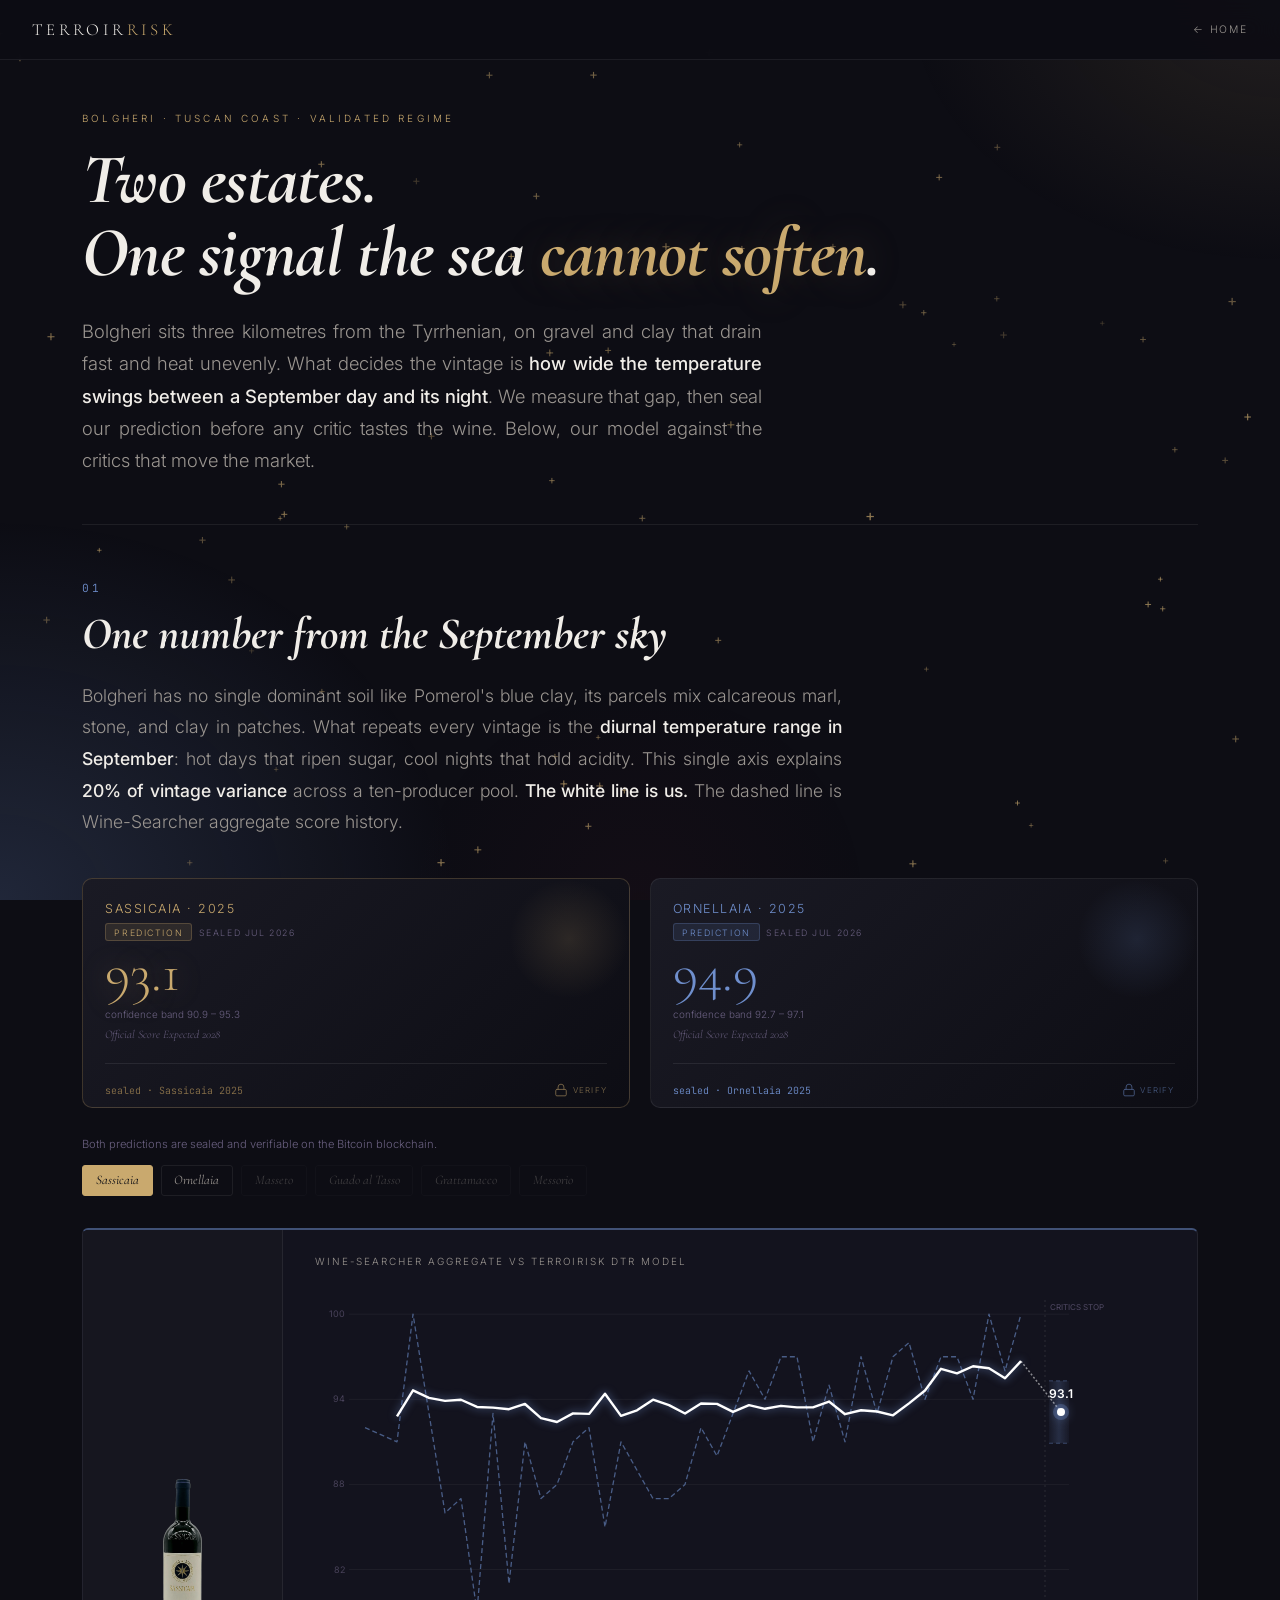
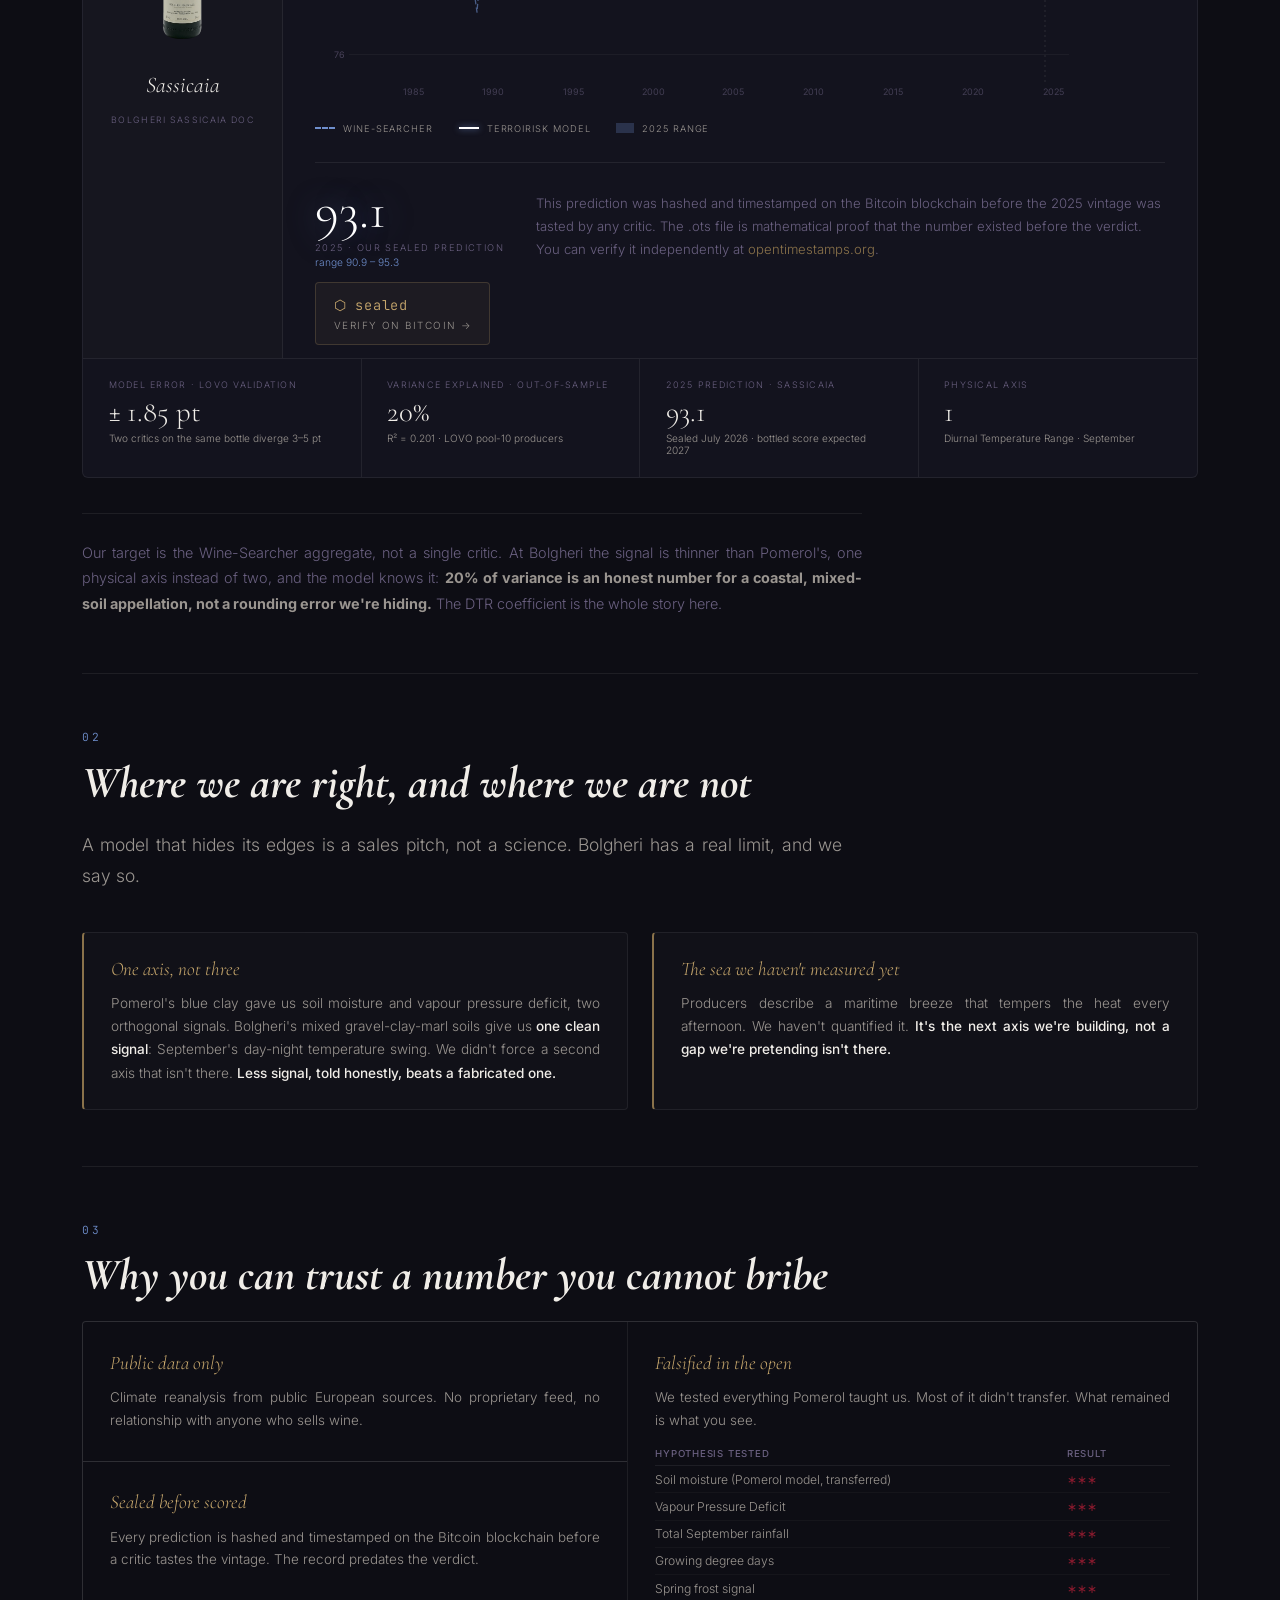
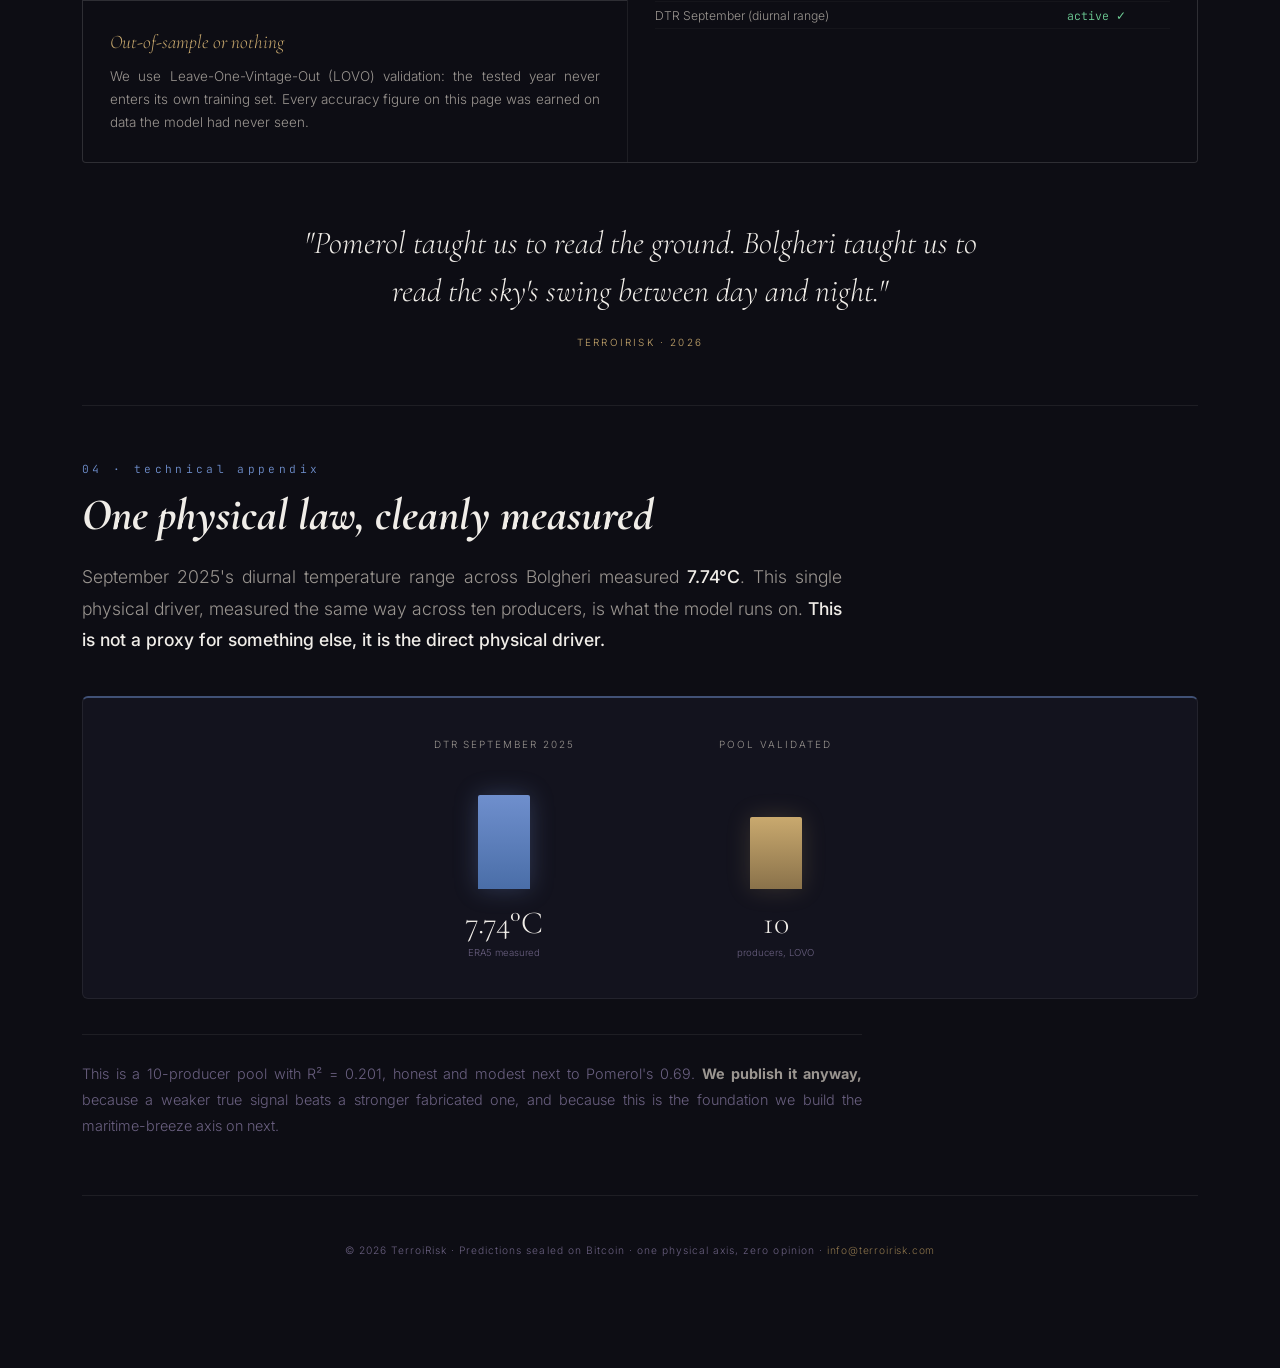
<file: Bolgheri/index.html>
<!DOCTYPE html>
<!-- TerroiRisk Bolgheri v2 — rebuilt from Pomerol engine -->
<html lang="en">
<head>
  <meta charset="UTF-8">
  <meta name="viewport" content="width=device-width, initial-scale=1.0">
  <meta http-equiv="Cache-Control" content="no-cache, no-store, must-revalidate">
  <meta http-equiv="Pragma" content="no-cache">
  <meta http-equiv="Expires" content="0">
  <title>Bolgheri · TerroiRisk</title>
  <link rel="preconnect" href="https://fonts.googleapis.com">
  <link href="https://fonts.googleapis.com/css2?family=Cormorant+Garamond:ital,wght@0,300;0,400;1,300;1,400&family=Inter:wght@300;400;500;600&family=JetBrains+Mono:wght@400&display=swap" rel="stylesheet">
  <style>
    *,*::before,*::after{box-sizing:border-box;margin:0;padding:0}
    :root{--noir:#0d0d14;--card:#13131e;--card2:#16161f;--gold:#C9A96E;--gold-d:#8a724a;--cream:#F0EDE8;--muted:#9A9590;--dim:#6A6080;--wine:#8B1A2E;--blue:#6f8fcd;--white:#fff;--line:rgba(255,255,255,0.07);--orange:#e07a30}
    html,body{background:var(--noir);color:var(--cream);font-family:'Inter',sans-serif;font-weight:300;min-height:100vh;overflow-x:hidden}
    body::before{content:'';position:fixed;inset:0;z-index:0;pointer-events:none;background:radial-gradient(ellipse 55% 65% at 0% 100%,rgba(111,143,205,0.20) 0%,transparent 65%),radial-gradient(ellipse 45% 45% at 100% 0%,rgba(201,169,110,0.12) 0%,transparent 65%),radial-gradient(ellipse 30% 40% at 50% 100%,rgba(139,26,46,0.05) 0%,transparent 60%)}
    .hero-sub,.sec-lede,.sec-foot,.limit p,.t-card p{text-align:justify;text-justify:inter-word}
    #cv{position:fixed;top:0;left:0;width:100vw;height:100vh;z-index:0;pointer-events:none}
    nav{position:fixed;top:0;left:0;right:0;z-index:100;height:60px;background:rgba(13,13,20,0.97);backdrop-filter:blur(14px);border-bottom:1px solid var(--line);display:flex;align-items:center;justify-content:space-between;padding:0 2rem}
    .nav-logo{font-family:'Cormorant Garamond',serif;font-weight:300;font-size:1.05rem;letter-spacing:0.2em;text-transform:uppercase;text-decoration:none;color:var(--cream)}
    .nav-logo b{color:var(--gold);font-weight:300}
    .nav-back{font-size:0.65rem;letter-spacing:0.18em;text-transform:uppercase;color:var(--muted);text-decoration:none;transition:color 0.2s}
    .nav-back:hover{color:var(--gold)}
    .page{position:relative;z-index:1;padding:80px 2rem 4rem;max-width:1180px;margin:0 auto}

    .hero{padding:2rem 0 3rem}
    .hero-eye{font-size:0.62rem;letter-spacing:0.32em;text-transform:uppercase;color:var(--gold);margin-bottom:1.2rem}
    .hero-title{font-family:'Cormorant Garamond',serif;font-style:italic;font-size:clamp(2.4rem,5.5vw,4.4rem);color:var(--cream);line-height:1.04;margin-bottom:1.6rem;letter-spacing:-0.01em}
    .hero-title em{color:var(--gold);text-shadow:0 0 40px rgba(201,169,110,0.25)}
    .hero-sub{font-size:clamp(1rem,1.7vw,1.15rem);line-height:1.75;color:var(--muted);max-width:680px}
    .hero-sub b{color:var(--cream);font-weight:500}

    .sec{padding:3.5rem 0;border-top:1px solid var(--line)}
    .sec-num{font-family:'JetBrains Mono',monospace;font-size:0.7rem;letter-spacing:0.3em;color:var(--blue);margin-bottom:0.9rem}
    .sec-title{font-family:'Cormorant Garamond',serif;font-style:italic;font-size:clamp(1.8rem,3.6vw,2.8rem);color:var(--cream);line-height:1.1;margin-bottom:1.3rem}
    .sec-lede{font-size:clamp(0.98rem,1.5vw,1.1rem);line-height:1.8;color:var(--muted);max-width:760px;margin-bottom:2.5rem}
    .sec-lede b{color:var(--cream);font-weight:500}
    .sec-lede em{font-family:'Cormorant Garamond',serif;font-style:italic;color:var(--gold);font-size:1.08em}
    .sec-foot{font-size:0.9rem;line-height:1.8;color:var(--dim);max-width:780px;margin-top:2.2rem;padding-top:1.6rem;border-top:1px solid var(--line)}
    .sec-foot b{color:var(--muted)}
    .sec-foot em{font-family:'Cormorant Garamond',serif;color:var(--gold);font-style:italic}

    .selector{display:flex;gap:0.5rem;flex-wrap:wrap;margin-bottom:1.5rem}
    .sel-btn{font-family:'Cormorant Garamond',serif;font-style:italic;font-size:0.82rem;color:var(--muted);background:transparent;border:1px solid var(--line);border-radius:3px;padding:0.4rem 0.8rem;cursor:pointer;transition:all 0.2s;white-space:nowrap}
    .sel-btn:hover{color:var(--cream);border-color:rgba(201,169,110,0.3)}
    .sel-btn.active{color:var(--noir);background:var(--gold);border-color:var(--gold)}
    .sel-btn.soon{opacity:0.35;cursor:not-allowed}
    .card{background:var(--card);border:1px solid var(--line);border-top:2px solid rgba(111,143,205,0.5);border-radius:6px;overflow:hidden}
    .card-top{display:grid;grid-template-columns:200px 1fr;min-height:340px}
    .bottle-box{background:var(--card2);border-right:1px solid var(--line);display:flex;flex-direction:column;align-items:center;justify-content:center;padding:2rem 1.2rem;gap:1rem}
    .bottle-placeholder{width:100%;display:flex;align-items:center;justify-content:center;padding:1rem 0}
    .bottle-name{font-family:'Cormorant Garamond',serif;font-style:italic;font-size:1.4rem;color:var(--cream);text-align:center}
    .bottle-sub{font-size:0.55rem;letter-spacing:0.15em;text-transform:uppercase;color:var(--dim);text-align:center}
    .chart-area{padding:1.6rem 2rem 0.8rem;display:flex;flex-direction:column}
    .chart-header{display:flex;align-items:flex-start;justify-content:space-between;margin-bottom:1.2rem;flex-wrap:wrap;gap:1rem}
    .chart-title{font-size:0.62rem;letter-spacing:0.2em;text-transform:uppercase;color:var(--muted)}
    .chart-pred{text-align:right}
    .pred-num{font-family:'Cormorant Garamond',serif;font-size:2.8rem;color:var(--white);line-height:1;text-shadow:0 0 30px rgba(111,143,205,0.5)}
    .pred-label{font-size:0.58rem;letter-spacing:0.15em;text-transform:uppercase;color:var(--dim);margin-top:0.3rem}
    .pred-band{font-size:0.64rem;color:var(--blue);margin-top:0.2rem}
    .seal-verify{display:inline-flex;flex-direction:column;align-items:flex-start;gap:0.3rem;margin-top:0.9rem;text-decoration:none;transition:opacity 0.2s;padding:0.8rem 1.1rem;background:rgba(201,169,110,0.06);border:1px solid rgba(201,169,110,0.2);border-radius:4px}
    .seal-verify:hover{opacity:0.8;background:rgba(201,169,110,0.1)}
    .seal-hash{font-family:'JetBrains Mono',monospace;font-size:0.85rem;letter-spacing:0.06em;color:var(--gold)}
    .seal-go{font-size:0.62rem;letter-spacing:0.15em;text-transform:uppercase;color:var(--muted)}
    .chart-wrap{flex:1;position:relative;min-height:220px}
    canvas.chart{width:100%;height:100%;display:block;min-height:220px}
    .chart-legend{display:flex;gap:1.6rem;padding:0.7rem 0 0.2rem;flex-wrap:wrap}
    .leg{display:flex;align-items:center;gap:0.5rem;font-size:0.58rem;letter-spacing:0.1em;text-transform:uppercase;color:var(--muted)}
    .leg-line{width:20px;height:0;border-top-width:2px;border-top-style:solid}
    .stats-row{display:grid;grid-template-columns:repeat(4,1fr);border-top:1px solid var(--line)}
    .stat{padding:1.3rem 1.6rem;border-right:1px solid var(--line)}
    .stat:last-child{border-right:none}
    .stat-label{font-size:0.56rem;letter-spacing:0.14em;text-transform:uppercase;color:var(--dim);margin-bottom:0.5rem}
    .stat-value{font-family:'Cormorant Garamond',serif;font-size:1.8rem;color:var(--cream);line-height:1}
    .stat-sub{font-size:0.63rem;color:var(--muted);margin-top:0.3rem}

    .limits{display:grid;grid-template-columns:1fr 1fr;gap:1.5rem;margin-top:2.5rem}
    .limit{background:rgba(255,255,255,0.02);border:1px solid var(--line);border-left:2px solid var(--gold-d);border-radius:4px;padding:1.5rem 1.7rem}
    .limit-k{font-family:'Cormorant Garamond',serif;font-style:italic;font-size:1.2rem;color:var(--gold);margin-bottom:0.7rem}
    .limit p{font-size:0.85rem;line-height:1.7;color:var(--muted)}
    .limit p b{color:var(--cream);font-weight:500}

    .trust{display:grid;grid-template-columns:1.1fr 1.15fr;gap:1px;background:var(--line);border:1px solid var(--line);border-radius:4px;overflow:hidden;margin-top:0.5rem;align-items:stretch}
    .trust-left{display:flex;flex-direction:column;gap:1px;background:var(--line)}
    .trust-left .t-card{flex:1}
    .t-card{background:var(--noir);padding:1.8rem 1.7rem}
    .t-k{font-family:'Cormorant Garamond',serif;font-style:italic;font-size:1.2rem;color:var(--gold);margin-bottom:0.7rem}
    .t-card p{font-size:0.84rem;line-height:1.7;color:var(--muted)}
    .falsified{width:100%;margin-top:1rem;border-collapse:collapse;font-size:0.76rem}
    .falsified th{text-align:left;font-weight:500;color:var(--dim);letter-spacing:0.08em;text-transform:uppercase;font-size:0.6rem;padding-bottom:0.4rem;border-bottom:1px solid var(--line)}
    .falsified td{padding:0.35rem 0;color:var(--muted);border-bottom:1px solid rgba(255,255,255,0.03)}
    .falsified td:last-child{color:var(--wine);font-family:'JetBrains Mono',monospace;font-size:0.72rem}
    .falsified tr.validated td:last-child{color:#6fcf97}
    blockquote{font-family:'Cormorant Garamond',serif;font-style:italic;font-size:clamp(1.4rem,2.8vw,2rem);line-height:1.5;color:var(--cream);text-align:center;max-width:680px;margin:3.5rem auto 0}
    blockquote cite{display:block;font-style:normal;font-family:'Inter',sans-serif;font-size:0.62rem;letter-spacing:0.22em;text-transform:uppercase;color:var(--gold);margin-top:1.2rem}

    .claim-break{padding:3rem 0 2.5rem;border-top:1px solid rgba(111,143,205,0.3)}
    .claim-eye{font-size:0.62rem;letter-spacing:0.32em;text-transform:uppercase;color:var(--blue);margin-bottom:1.4rem}
    .claim-title{font-family:'Cormorant Garamond',serif;font-style:italic;font-size:clamp(1.8rem,3.6vw,2.8rem);color:var(--cream);line-height:1.1;letter-spacing:-0.01em;margin-bottom:1.4rem}
    .claim-title em{color:var(--gold);text-shadow:0 0 50px rgba(201,169,110,0.3)}
    .claim-sub{font-size:clamp(1.1rem,2vw,1.4rem);color:var(--muted);font-style:italic;font-family:'Cormorant Garamond',serif}

    footer{position:relative;z-index:1;text-align:center;padding:3rem 2rem;border-top:1px solid var(--line);font-size:0.64rem;letter-spacing:0.1em;color:var(--dim)}

    @media(max-width:800px){.card-top{grid-template-columns:1fr}.bottle-box{flex-direction:row;min-height:auto;padding:1.2rem}.bottle-placeholder{width:46px;height:100px}.stats-row{grid-template-columns:repeat(2,1fr)}.stat:nth-child(2){border-right:none}.stat:nth-child(3){border-top:1px solid var(--line)}.limits,.trust{grid-template-columns:1fr}}
    @media(max-width:500px){.page{padding:72px 1rem 3rem}.stats-row{grid-template-columns:1fr}.stat{border-right:none;border-top:1px solid var(--line)}}
  </style>
<base target="_blank">
</head>
<body>
<canvas id="cv"></canvas>
<nav>
  <a class="nav-logo" href="../index.html">Terroir<b>Risk</b></a>
  <a class="nav-back" href="../index.html">← Home</a>
</nav>

<div class="page">

  <div class="hero">
    <p class="hero-eye">Bolgheri · Tuscan coast · validated regime</p>
    <h1 class="hero-title">Two estates.<br>One signal the sea <em>cannot soften</em>.</h1>
    <p class="hero-sub">Bolgheri sits three kilometres from the Tyrrhenian, on gravel and clay that drain fast and heat unevenly. What decides the vintage is <b>how wide the temperature swings between a September day and its night</b>. We measure that gap, then seal our prediction before any critic tastes the wine. Below, our model against the critics that move the market.</p>
  </div>

  <div class="sec">
    <div class="sec-num">01</div>
    <h2 class="sec-title">One number from the September sky</h2>
    <p class="sec-lede">Bolgheri has no single dominant soil like Pomerol's blue clay, its parcels mix calcareous marl, stone, and clay in patches. What repeats every vintage is the <b>diurnal temperature range in September</b>: hot days that ripen sugar, cool nights that hold acidity. This single axis explains <b>20% of vintage variance</b> across a ten-producer pool. <b>The white line is us.</b> The dashed line is Wine-Searcher aggregate score history.</p>

    <div style="display:grid;grid-template-columns:repeat(2,1fr);gap:1.2rem;margin-top:0.3rem">

      <div style="background:linear-gradient(135deg,#1a1a24,#0d0d14);border:1px solid rgba(201,169,110,0.25);border-radius:10px;padding:1.4rem 1.4rem 0.6rem 1.4rem;position:relative;overflow:hidden">
        <div style="position:absolute;top:0;right:0;width:120px;height:120px;background:radial-gradient(circle,rgba(201,169,110,0.15),transparent 70%)"></div>
        <div style="font-size:0.78rem;letter-spacing:0.12em;text-transform:uppercase;white-space:nowrap;color:var(--gold);margin-bottom:0.2rem">Sassicaia · 2025</div>
        <div style="display:inline-flex;align-items:center;gap:0.4rem;margin-bottom:0.3rem">
          <span style="font-size:0.55rem;letter-spacing:0.18em;text-transform:uppercase;color:var(--gold);background:rgba(201,169,110,0.12);border:1px solid rgba(201,169,110,0.25);border-radius:3px;padding:0.15rem 0.5rem">Prediction</span>
          <span style="font-size:0.55rem;letter-spacing:0.18em;text-transform:uppercase;color:var(--dim)">Sealed Jul 2026</span>
        </div>
        <div style="font-family:'Cormorant Garamond',serif;font-size:3.4rem;color:var(--gold);line-height:1;text-shadow:0 0 30px rgba(201,169,110,0.4)"><span id="hero-count">0.0</span></div>
        <div style="font-size:0.62rem;color:var(--dim);margin-top:0.5rem">confidence band 90.9 – 95.3</div>
        <div style="font-size:0.72rem;color:var(--dim);margin-top:0.4rem;font-style:italic;font-family:'Cormorant Garamond',serif">Official Score Expected 2028</div>
        <div style="display:flex;align-items:center;justify-content:space-between;gap:0.6rem;margin-top:1.4rem;padding-top:1.2rem;border-top:1px solid rgba(255,255,255,0.08)">
          <span style="font-family:'JetBrains Mono',monospace;font-size:0.62rem;color:var(--gold-d)">sealed · Sassicaia 2025</span>
          <a href="https://github.com/MezEnterprise/TerroirRisk/blob/main/Sealed/bolgheri_2025_prediction.ots" target="_blank" rel="noopener" style="text-decoration:none;display:flex;align-items:center;gap:0.3rem;opacity:0.6;transition:opacity 0.2s" onmouseover="this.style.opacity=1" onmouseout="this.style.opacity=0.6">
            <svg width="14" height="14" viewBox="0 0 24 24" fill="none" stroke="var(--gold)" stroke-width="1.5" stroke-linecap="round" stroke-linejoin="round"><rect x="3" y="11" width="18" height="11" rx="2" ry="2"></rect><path d="M7 11V7a5 5 0 0 1 10 0v4"></path></svg>
            <span style="font-size:0.5rem;letter-spacing:0.15em;text-transform:uppercase;color:var(--gold)">verify</span>
          </a>
        </div>
      </div>

      <div style="background:linear-gradient(135deg,#1a1a24,#0d0d14);border:1px solid rgba(255,255,255,0.08);border-radius:10px;padding:1.4rem 1.4rem 0.6rem 1.4rem;position:relative;overflow:hidden">
        <div style="position:absolute;top:0;right:0;width:120px;height:120px;background:radial-gradient(circle,rgba(111,143,205,0.15),transparent 70%)"></div>
        <div style="font-size:0.78rem;letter-spacing:0.12em;text-transform:uppercase;white-space:nowrap;color:var(--blue);margin-bottom:0.2rem">Ornellaia · 2025</div>
        <div style="display:inline-flex;align-items:center;gap:0.4rem;margin-bottom:0.3rem">
          <span style="font-size:0.55rem;letter-spacing:0.18em;text-transform:uppercase;color:var(--blue);background:rgba(111,143,205,0.12);border:1px solid rgba(111,143,205,0.25);border-radius:3px;padding:0.15rem 0.5rem">Prediction</span>
          <span style="font-size:0.55rem;letter-spacing:0.18em;text-transform:uppercase;color:var(--dim)">Sealed Jul 2026</span>
        </div>
        <div style="font-family:'Cormorant Garamond',serif;font-size:3.4rem;color:var(--blue);line-height:1"><span id="hero-count-2">0.0</span></div>
        <div style="font-size:0.62rem;color:var(--dim);margin-top:0.5rem">confidence band 92.7 – 97.1</div>
        <div style="font-size:0.72rem;color:var(--dim);margin-top:0.4rem;font-style:italic;font-family:'Cormorant Garamond',serif">Official Score Expected 2028</div>
        <div style="display:flex;align-items:center;justify-content:space-between;gap:0.6rem;margin-top:1.4rem;padding-top:1.2rem;border-top:1px solid rgba(255,255,255,0.08)">
          <span style="font-family:'JetBrains Mono',monospace;font-size:0.62rem;color:var(--blue)">sealed · Ornellaia 2025</span>
          <a href="https://github.com/MezEnterprise/TerroirRisk/blob/main/Sealed/bolgheri_2025_prediction.ots" target="_blank" rel="noopener" style="text-decoration:none;display:flex;align-items:center;gap:0.3rem;opacity:0.6;transition:opacity 0.2s" onmouseover="this.style.opacity=1" onmouseout="this.style.opacity=0.6">
            <svg width="14" height="14" viewBox="0 0 24 24" fill="none" stroke="var(--blue)" stroke-width="1.5" stroke-linecap="round" stroke-linejoin="round"><rect x="3" y="11" width="18" height="11" rx="2" ry="2"></rect><path d="M7 11V7a5 5 0 0 1 10 0v4"></path></svg>
            <span style="font-size:0.5rem;letter-spacing:0.15em;text-transform:uppercase;color:var(--blue)">verify</span>
          </a>
        </div>
      </div>

    </div>
    <p style="font-size:0.7rem;color:var(--dim);margin-top:1.8rem;margin-bottom:0.9rem">Both predictions are sealed and verifiable on the Bitcoin blockchain.</p>

    <div class="selector" id="selector">
      <button class="sel-btn active" data-ch="sassicaia">Sassicaia</button>
      <button class="sel-btn" data-ch="ornellaia">Ornellaia</button>
      <button class="sel-btn soon" disabled>Masseto</button>
      <button class="sel-btn soon" disabled>Guado al Tasso</button>
      <button class="sel-btn soon" disabled>Grattamacco</button>
      <button class="sel-btn soon" disabled>Messorio</button>
    </div>

    <div class="card" style="margin-top:2rem">
      <div class="card-top">
        <div class="bottle-box">
          <div class="bottle-placeholder"><img src="sassicaia.png" alt="Sassicaia" id="b-img" style="height:160px;width:auto;object-fit:contain;display:block"></div>
          <div class="bottle-name" id="b-name">Sassicaia</div>
          <div class="bottle-sub" id="b-sub">Bolgheri Sassicaia DOC</div>
        </div>
        <div class="chart-area">
          <div class="chart-header">
            <div class="chart-title">Wine-Searcher aggregate vs TerroiRisk DTR model</div>
          </div>
          <div class="chart-wrap"><canvas class="chart" id="chart"></canvas></div>
          <div class="chart-legend">
            <div class="leg"><div class="leg-line" style="border-top-color:#6f8fcd;border-top-style:dashed"></div>Wine-Searcher</div>
            <div class="leg"><div class="leg-line" style="border-top-color:#fff;box-shadow:0 0 6px rgba(111,143,205,0.8)"></div>TerroiRisk model</div>
            <div class="leg"><div class="leg-line" style="border:none;width:18px;height:10px;background:rgba(111,143,205,0.25)"></div>2025 range</div>
          </div>
          <div style="margin-top:1.6rem;padding-top:1.4rem;border-top:1px solid var(--line);display:grid;grid-template-columns:auto 1fr;gap:2rem;align-items:start">
            <div class="chart-pred" style="text-align:left">
              <div class="pred-num" id="p-num" style="font-size:3.2rem">93.1</div>
              <div class="pred-label">2025 · our sealed prediction</div>
              <div class="pred-band" id="p-band">range 90.9 – 95.3</div>
              <a class="seal-verify" id="seal-link" href="https://github.com/MezEnterprise/TerroirRisk/blob/main/Sealed/bolgheri_2025_prediction.ots" target="_blank" rel="noopener" style="align-items:flex-start">
                <span class="seal-hash" id="seal-hash" style="display:flex;align-items:center;gap:0.4rem">⬡ sealed</span>
                <span class="seal-go">verify on Bitcoin →</span>
              </a>
            </div>
            <div style="font-size:0.82rem;line-height:1.75;color:var(--dim);padding-top:0.4rem">This prediction was hashed and timestamped on the Bitcoin blockchain before the 2025 vintage was tasted by any critic. The .ots file is mathematical proof that the number existed before the verdict. You can verify it independently at <span style="color:var(--gold-d)">opentimestamps.org</span>.</div>
          </div>
        </div>
      </div>
      <div class="stats-row">
        <div class="stat"><div class="stat-label">Model error · LOVO validation</div><div class="stat-value">± 1.85 pt</div><div class="stat-sub">Two critics on the same bottle diverge 3–5 pt</div></div>
        <div class="stat"><div class="stat-label">Variance explained · out-of-sample</div><div class="stat-value">20%</div><div class="stat-sub">R² = 0.201 · LOVO pool-10 producers</div></div>
        <div class="stat"><div class="stat-label">2025 prediction · Sassicaia</div><div class="stat-value" id="s-pred">93.1</div><div class="stat-sub" id="s-pred-sub">Sealed July 2026 · bottled score expected 2027</div></div>
        <div class="stat"><div class="stat-label">Physical axis</div><div class="stat-value">1</div><div class="stat-sub">Diurnal Temperature Range · September</div></div>
      </div>
    </div>

    <p class="sec-foot">Our target is the Wine-Searcher aggregate, not a single critic. At Bolgheri the signal is thinner than Pomerol's, one physical axis instead of two, and the model knows it: <b>20% of variance is an honest number for a coastal, mixed-soil appellation, not a rounding error we're hiding.</b> The DTR coefficient is the whole story here.</p>
  </div>

  <div class="sec">
    <div class="sec-num">02</div>
    <h2 class="sec-title">Where we are right, and where we are not</h2>
    <p class="sec-lede">A model that hides its edges is a sales pitch, not a science. Bolgheri has a real limit, and we say so.</p>
    <div class="limits">
      <div class="limit">
        <div class="limit-k">One axis, not three</div>
        <p>Pomerol's blue clay gave us soil moisture and vapour pressure deficit, two orthogonal signals. Bolgheri's mixed gravel-clay-marl soils give us <b>one clean signal</b>: September's day-night temperature swing. We didn't force a second axis that isn't there. <b>Less signal, told honestly, beats a fabricated one.</b></p>
      </div>
      <div class="limit">
        <div class="limit-k">The sea we haven't measured yet</div>
        <p>Producers describe a maritime breeze that tempers the heat every afternoon. We haven't quantified it. <b>It's the next axis we're building, not a gap we're pretending isn't there.</b></p>
      </div>
    </div>
  </div>

  <div class="sec">
    <div class="sec-num">03</div>
    <h2 class="sec-title">Why you can trust a number you cannot bribe</h2>
    <div class="trust">
      <div class="trust-left">
        <div class="t-card"><div class="t-k">Public data only</div><p>Climate reanalysis from public European sources. No proprietary feed, no relationship with anyone who sells wine.</p></div>
        <div class="t-card"><div class="t-k">Sealed before scored</div><p>Every prediction is hashed and timestamped on the Bitcoin blockchain before a critic tastes the vintage. The record predates the verdict.</p></div>
        <div class="t-card"><div class="t-k">Out-of-sample or nothing</div><p>We use Leave-One-Vintage-Out (LOVO) validation: the tested year never enters its own training set. Every accuracy figure on this page was earned on data the model had never seen.</p></div>
      </div>
      <div class="t-card"><div class="t-k">Falsified in the open</div><p>We tested everything Pomerol taught us. Most of it didn't transfer. What remained is what you see.</p>
        <table class="falsified">
          <tr><th>Hypothesis tested</th><th>Result</th></tr>
          <tr><td>Soil moisture (Pomerol model, transferred)</td><td>∗∗∗</td></tr>
          <tr><td>Vapour Pressure Deficit</td><td>∗∗∗</td></tr>
          <tr><td>Total September rainfall</td><td>∗∗∗</td></tr>
          <tr><td>Growing degree days</td><td>∗∗∗</td></tr>
          <tr><td>Spring frost signal</td><td>∗∗∗</td></tr>
          <tr class="validated"><td>DTR September (diurnal range)</td><td>active ✓</td></tr>
        </table>
      </div>
    </div>
    <blockquote>"Pomerol taught us to read the ground. Bolgheri taught us to read the sky's swing between day and night."<cite>TerroiRisk · 2026</cite></blockquote>
  </div>

  <div class="sec">
    <div class="sec-num">04 · technical appendix</div>
    <h2 class="sec-title">One physical law, cleanly measured</h2>
    <p class="sec-lede">September 2025's diurnal temperature range across Bolgheri measured <b>7.74°C</b>. This single physical driver, measured the same way across ten producers, is what the model runs on. <b>This is not a proxy for something else, it is the direct physical driver.</b></p>
    <div class="card" style="padding:2.5rem 2rem;display:flex;align-items:center;justify-content:center;gap:clamp(1rem,4vw,3.5rem);flex-wrap:wrap">
      <div style="text-align:center;flex:1;max-width:220px">
        <div style="font-size:0.62rem;letter-spacing:0.2em;text-transform:uppercase;color:var(--muted);margin-bottom:1.2rem">DTR September 2025</div>
        <div style="height:120px;display:flex;align-items:flex-end;justify-content:center"><span style="display:block;width:52px;height:78%;background:linear-gradient(180deg,#6f8fcd,#4a6ea8);border-radius:2px 2px 0 0;box-shadow:0 0 24px rgba(111,143,205,0.3)"></span></div>
        <div style="font-family:'Cormorant Garamond',serif;font-size:2rem;color:var(--cream);margin-top:0.9rem">7.74°C</div>
        <div style="font-size:0.6rem;color:var(--dim);margin-top:0.3rem">ERA5 measured</div>
      </div>
      <div style="text-align:center;flex:1;max-width:220px">
        <div style="font-size:0.62rem;letter-spacing:0.2em;text-transform:uppercase;color:var(--muted);margin-bottom:1.2rem">Pool validated</div>
        <div style="height:120px;display:flex;align-items:flex-end;justify-content:center"><span style="display:block;width:52px;height:60%;background:linear-gradient(180deg,var(--gold),var(--gold-d));border-radius:2px 2px 0 0;box-shadow:0 0 24px rgba(201,169,110,0.2)"></span></div>
        <div style="font-family:'Cormorant Garamond',serif;font-size:2rem;color:var(--cream);margin-top:0.9rem">10</div>
        <div style="font-size:0.6rem;color:var(--dim);margin-top:0.3rem">producers, LOVO</div>
      </div>
    </div>
    <p class="sec-foot">This is a 10-producer pool with R² = 0.201, honest and modest next to Pomerol's 0.69. <b>We publish it anyway,</b> because a weaker true signal beats a stronger fabricated one, and because this is the foundation we build the maritime-breeze axis on next.</p>
  </div>

<footer>© 2026 TerroiRisk · Predictions sealed on Bitcoin · one physical axis, zero opinion · <a href="mailto:info@terroirisk.com" style="color:var(--gold-d);text-decoration:none;letter-spacing:0.08em">info@terroirisk.com</a></footer>

<script src="../app.js?v=13"></script>
<script>
(function(){
  var DATA={
    sassicaia:{
      ws_y:[1982,1984,1985,1986,1987,1988,1989,1990,1991,1992,1993,1994,1995,1996,1997,1998,1999,2000,2001,2002,2003,2004,2005,2006,2007,2008,2009,2010,2011,2012,2013,2014,2015,2016,2017,2018,2019,2020,2021,2022,2023],
      ws_s:[92,91,100,93,86,87,79,93,81,91,87,88,91,92,85,91,89,87,87,88,92,90,93,96,94,97,97,91,95,91,97,93,97,98,94,97,97,94,100,96,100],
      mod_y:[1984,1985,1986,1987,1988,1989,1990,1991,1992,1993,1994,1995,1996,1997,1998,1999,2000,2001,2002,2003,2004,2005,2006,2007,2008,2009,2010,2011,2012,2013,2014,2015,2016,2017,2018,2019,2020,2021,2022,2023],
      mod_s:[92.79,94.63,94.1,93.89,93.97,93.46,93.41,93.3,93.67,92.67,92.4,93.01,92.97,94.39,92.83,93.22,93.97,93.59,93.0,93.7,93.68,93.11,93.59,93.33,93.54,93.43,93.43,93.84,92.95,93.23,93.14,92.87,93.71,94.62,96.15,95.83,96.33,96.19,95.48,96.69],
      pred:93.1,bandLo:90.9,bandHi:95.3,
      name:"Sassicaia",sub:"Bolgheri Sassicaia DOC",img:"sassicaia.png"
    },
    ornellaia:{
      ws_y:[1988,1989,1990,1993,1995,1997,1998,1999,2000,2001,2002,2003,2004,2005,2006,2007,2008,2009,2010,2011,2012,2013,2014,2015,2016,2017,2018,2019,2020,2021,2022,2023],
      ws_s:[93,76,92,88,92,94,93,94,91,96,92,93,95,93,97,93,97,97,97,94,94,96,94,93,98,96,95,97,95,96,97,98],
      mod_y:[1988,1989,1990,1993,1995,1997,1998,1999,2000,2001,2002,2003,2004,2005,2006,2007,2008,2009,2010,2011,2012,2013,2014,2015,2016,2017,2018,2019,2020,2021,2022,2023],
      mod_s:[93.97,93.46,93.41,92.67,93.01,94.39,92.83,93.22,93.97,93.59,93.0,93.7,93.68,93.11,93.59,93.33,93.54,93.43,93.43,93.84,92.95,93.23,93.14,92.87,93.71,94.62,96.15,95.83,96.33,96.19,95.48,96.69],
      pred:94.9,bandLo:92.7,bandHi:97.1,
      name:"Ornellaia",sub:"Bolgheri Superiore DOC",img:"ornellaia.png"
    }
  };

  var current='sassicaia';

  function draw(){
    var d=DATA[current];
    var canvas=document.getElementById('chart');
    if(!canvas||!d)return;
    var dpr=window.devicePixelRatio||1;
    var W=canvas.offsetWidth,H=canvas.offsetHeight;
    if(!W||!H)return;
    canvas.width=W*dpr;canvas.height=H*dpr;
    var ctx=canvas.getContext('2d');ctx.scale(dpr,dpr);
    var PAD={top:14,right:96,bottom:28,left:34};
    var cw=W-PAD.left-PAD.right,ch=H-PAD.top-PAD.bottom;
    var minY=1981,maxY=2026,minS=74,maxS=101;
    function xp(yr){return PAD.left+(yr-minY)/(maxY-minY)*cw}
    function yp(s){return PAD.top+(1-(s-minS)/(maxS-minS))*ch}

    [76,82,88,94,100].forEach(function(s){
      ctx.strokeStyle='rgba(255,255,255,0.05)';ctx.lineWidth=1;ctx.setLineDash([]);
      ctx.beginPath();ctx.moveTo(PAD.left,yp(s));ctx.lineTo(PAD.left+cw,yp(s));ctx.stroke();
      ctx.fillStyle='rgba(106,96,128,0.6)';ctx.font='9px Inter,sans-serif';ctx.textAlign='right';
      ctx.fillText(s,PAD.left-4,yp(s)+3);
    });
    ctx.fillStyle='rgba(106,96,128,0.55)';ctx.font='9px Inter,sans-serif';ctx.textAlign='center';
    [1985,1990,1995,2000,2005,2010,2015,2020,2025].forEach(function(y){
      ctx.fillText(y,xp(y),H-PAD.bottom+12);
    });

    var xDiv=xp(2024.5);
    ctx.strokeStyle='rgba(255,255,255,0.1)';ctx.lineWidth=1;ctx.setLineDash([2,3]);
    ctx.beginPath();ctx.moveTo(xDiv,PAD.top);ctx.lineTo(xDiv,PAD.top+ch);ctx.stroke();
    ctx.setLineDash([]);
    ctx.fillStyle='rgba(106,96,128,0.7)';ctx.font='8px Inter,sans-serif';ctx.textAlign='left';
    ctx.fillText('CRITICS STOP',xDiv+5,PAD.top+10);

    var xb0=xp(2025)-4,xb1=xp(2026);
    var bg=ctx.createLinearGradient(xb0,0,xb1,0);
    bg.addColorStop(0,'rgba(111,143,205,0.05)');
    bg.addColorStop(0.5,'rgba(111,143,205,0.22)');
    bg.addColorStop(1,'rgba(111,143,205,0.05)');
    ctx.fillStyle=bg;ctx.fillRect(xb0,yp(d.bandHi),xb1-xb0,yp(d.bandLo)-yp(d.bandHi));
    ctx.strokeStyle='rgba(111,143,205,0.4)';ctx.lineWidth=1;ctx.setLineDash([4,3]);
    ctx.beginPath();ctx.moveTo(xb0,yp(d.bandHi));ctx.lineTo(xb1,yp(d.bandHi));ctx.stroke();
    ctx.beginPath();ctx.moveTo(xb0,yp(d.bandLo));ctx.lineTo(xb1,yp(d.bandLo));ctx.stroke();
    ctx.setLineDash([]);

    function line(ys,ss,color,w,dash,glow){
      ctx.beginPath();ctx.strokeStyle=color;ctx.lineWidth=w;ctx.lineJoin='round';
      if(dash)ctx.setLineDash(dash);else ctx.setLineDash([]);
      if(glow){ctx.shadowColor='rgba(111,143,205,0.8)';ctx.shadowBlur=8;}
      ys.forEach(function(y,i){i===0?ctx.moveTo(xp(y),yp(ss[i])):ctx.lineTo(xp(y),yp(ss[i]));});
      ctx.stroke();ctx.shadowBlur=0;ctx.setLineDash([]);
    }
    line(d.ws_y,d.ws_s,'rgba(111,143,205,0.6)',1.3,[5,3]);
    line(d.mod_y,d.mod_s,'#fff',2.4,null,true);

    var lastMod=d.mod_s[d.mod_s.length-1];
    ctx.strokeStyle='rgba(255,255,255,0.5)';ctx.lineWidth=1.5;ctx.setLineDash([2,2]);
    ctx.beginPath();ctx.moveTo(xp(d.mod_y[d.mod_y.length-1]),yp(lastMod));
    ctx.lineTo(xp(2025.5),yp(d.pred));ctx.stroke();ctx.setLineDash([]);
    var xP=xp(2025.5),yP=yp(d.pred);
    ctx.beginPath();ctx.arc(xP,yP,8,0,Math.PI*2);ctx.fillStyle='rgba(111,143,205,0.3)';ctx.fill();
    ctx.beginPath();ctx.arc(xP,yP,4,0,Math.PI*2);ctx.fillStyle='#fff';
    ctx.shadowColor='rgba(111,143,205,1)';ctx.shadowBlur=12;ctx.fill();ctx.shadowBlur=0;
    ctx.fillStyle='#fff';ctx.font='600 12px Inter,sans-serif';ctx.textAlign='center';
    ctx.fillText(d.pred,xP,yP-14);
  }

  function updateUI(){
    var d=DATA[current];
    document.getElementById('p-num').textContent=d.pred;
    document.getElementById('p-band').textContent='range '+d.bandLo+' \u2013 '+d.bandHi;
    document.getElementById('b-name').textContent=d.name;
    document.getElementById('b-sub').textContent=d.sub;
    document.getElementById('s-pred').textContent=d.pred;
    document.getElementById('s-pred-sub').textContent='Sealed July 2026 · bottled score expected 2027';
    var img=document.getElementById('b-img');
    if(d.img){img.src=d.img;img.style.display='block';}
    else{img.style.display='none';}
  }

  document.getElementById('selector').addEventListener('click',function(e){
    var btn=e.target.closest('.sel-btn');
    if(!btn||btn.classList.contains('soon'))return;
    document.querySelectorAll('.sel-btn').forEach(function(b){b.classList.remove('active')});
    btn.classList.add('active');
    current=btn.dataset.ch;
    updateUI();draw();
  });

  function countUp(){
    var targets=[{id:'hero-count',v:93.1},{id:'hero-count-2',v:94.9}];
    targets.forEach(function(t){
      var el=document.getElementById(t.id);
      if(!el)return;
      var start=null,dur=900,done=false;
      function step(ts){
        if(!start)start=ts;
        var p=Math.min((ts-start)/dur,1);
        var eased=1-Math.pow(1-p,3);
        el.textContent=(t.v*eased).toFixed(1);
        if(p<1)requestAnimationFrame(step);else el.textContent=t.v.toFixed(1);
      }
      function trigger(){if(done)return;done=true;requestAnimationFrame(step);}
      if('IntersectionObserver' in window){
        var io=new IntersectionObserver(function(es){es.forEach(function(e){if(e.isIntersecting)trigger();});},{threshold:0.4});
        io.observe(el);
      }else trigger();
    });
  }

  function init(){updateUI();setTimeout(draw,80);countUp();}
  if(document.readyState==='loading')document.addEventListener('DOMContentLoaded',init);else init();
  window.addEventListener('resize',draw);
})();
</script>
</body>
</html>
</file>
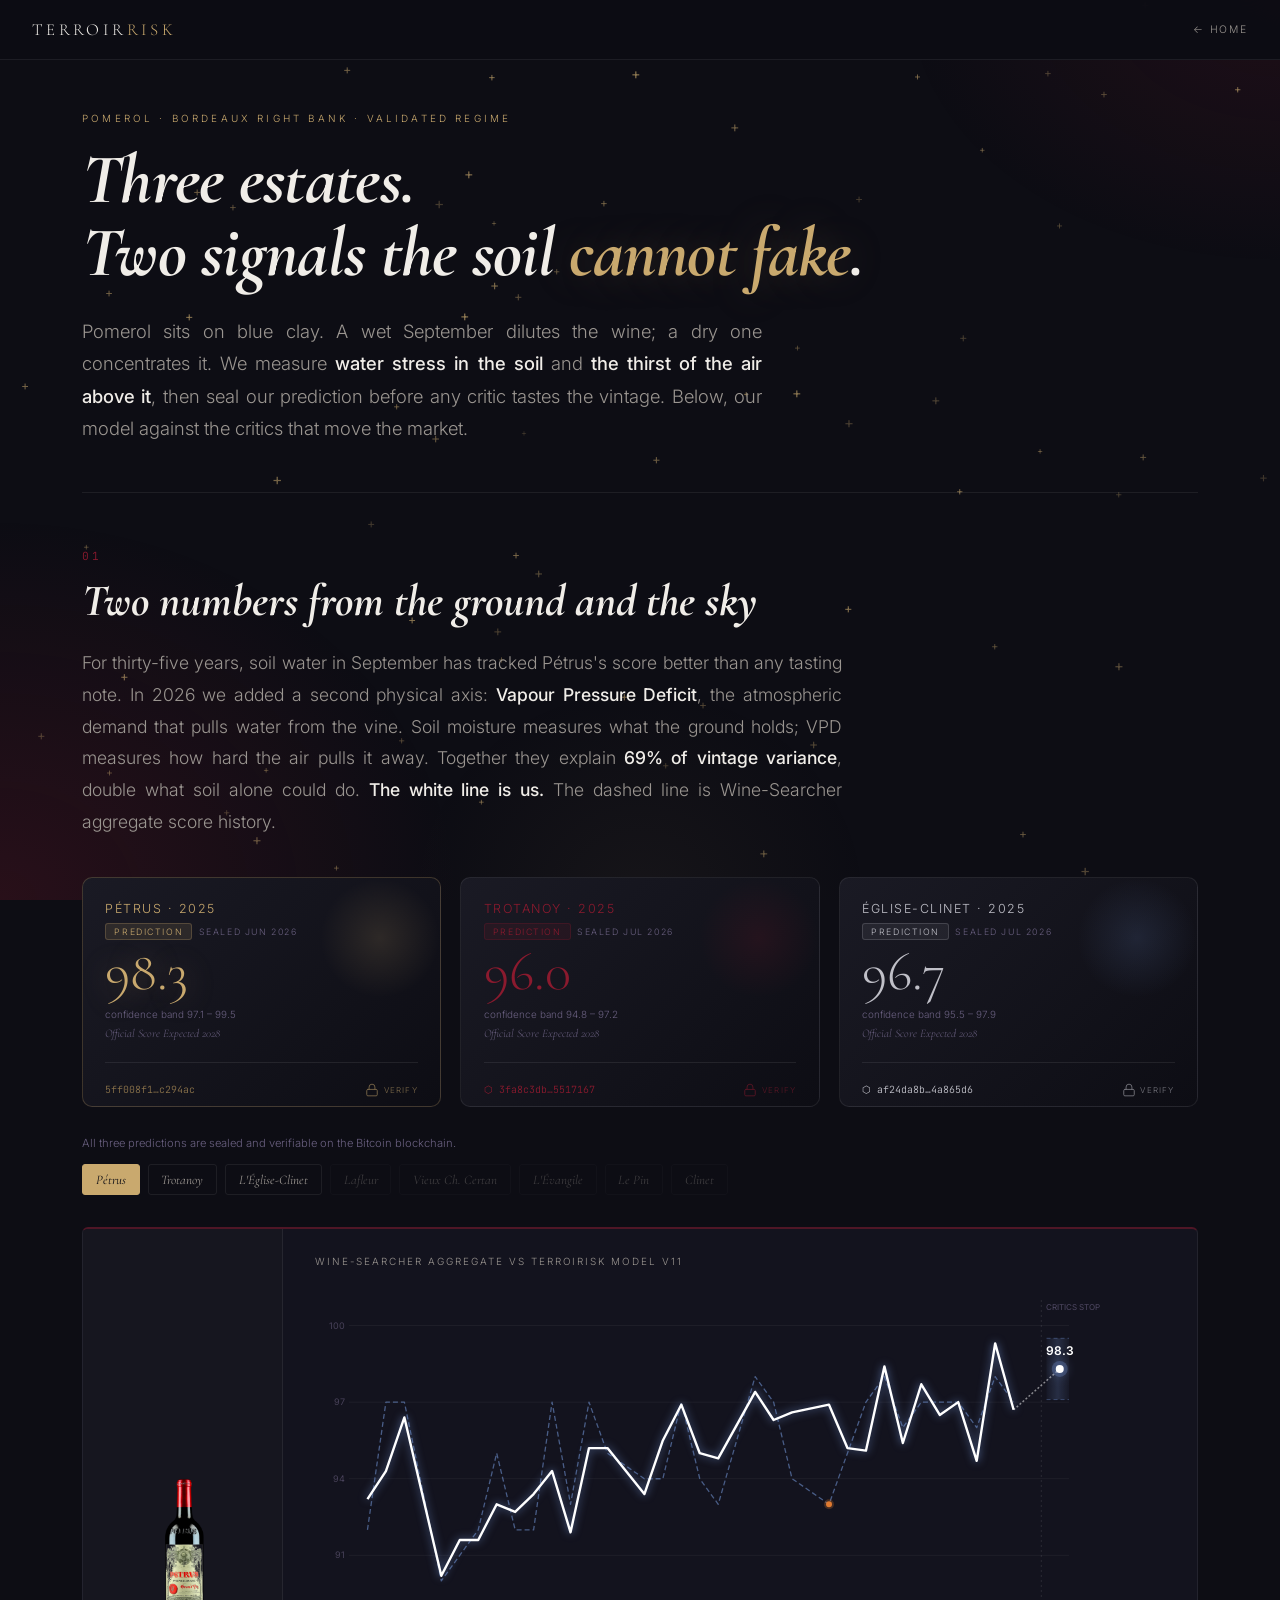
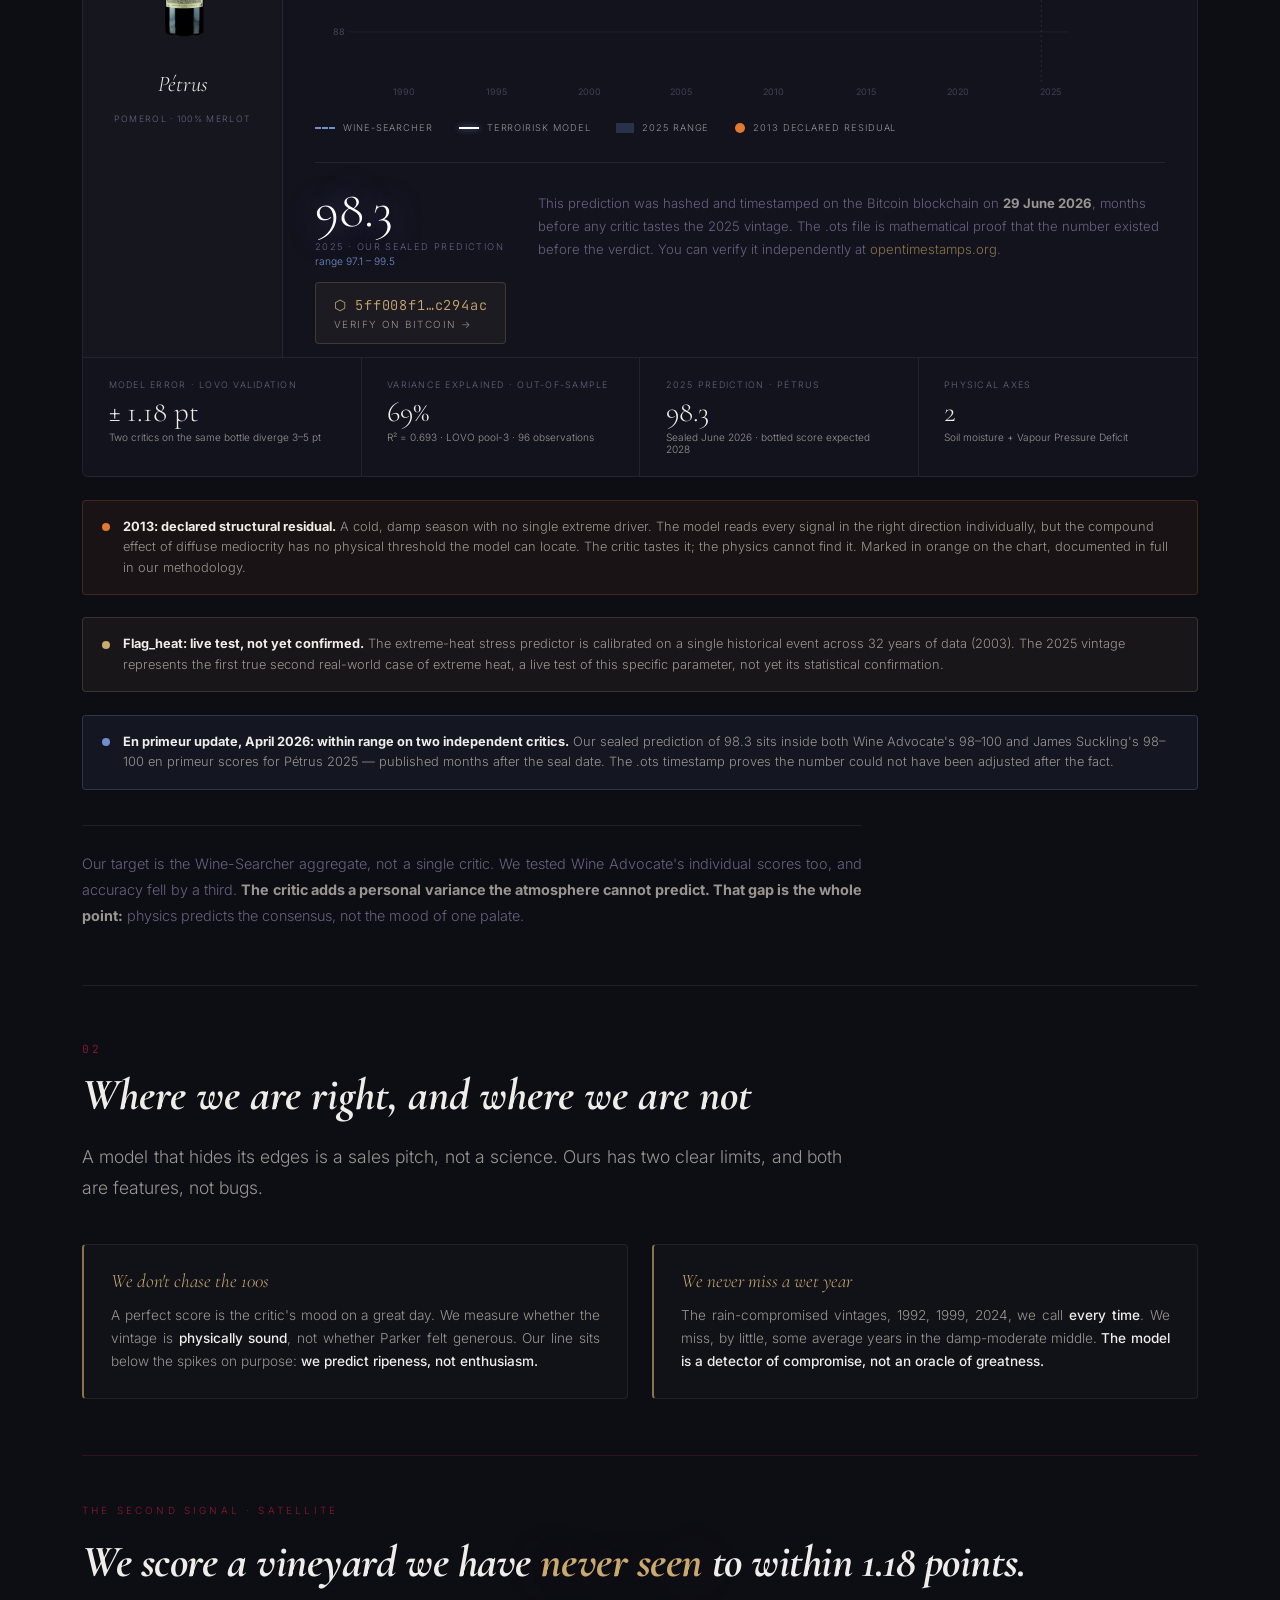
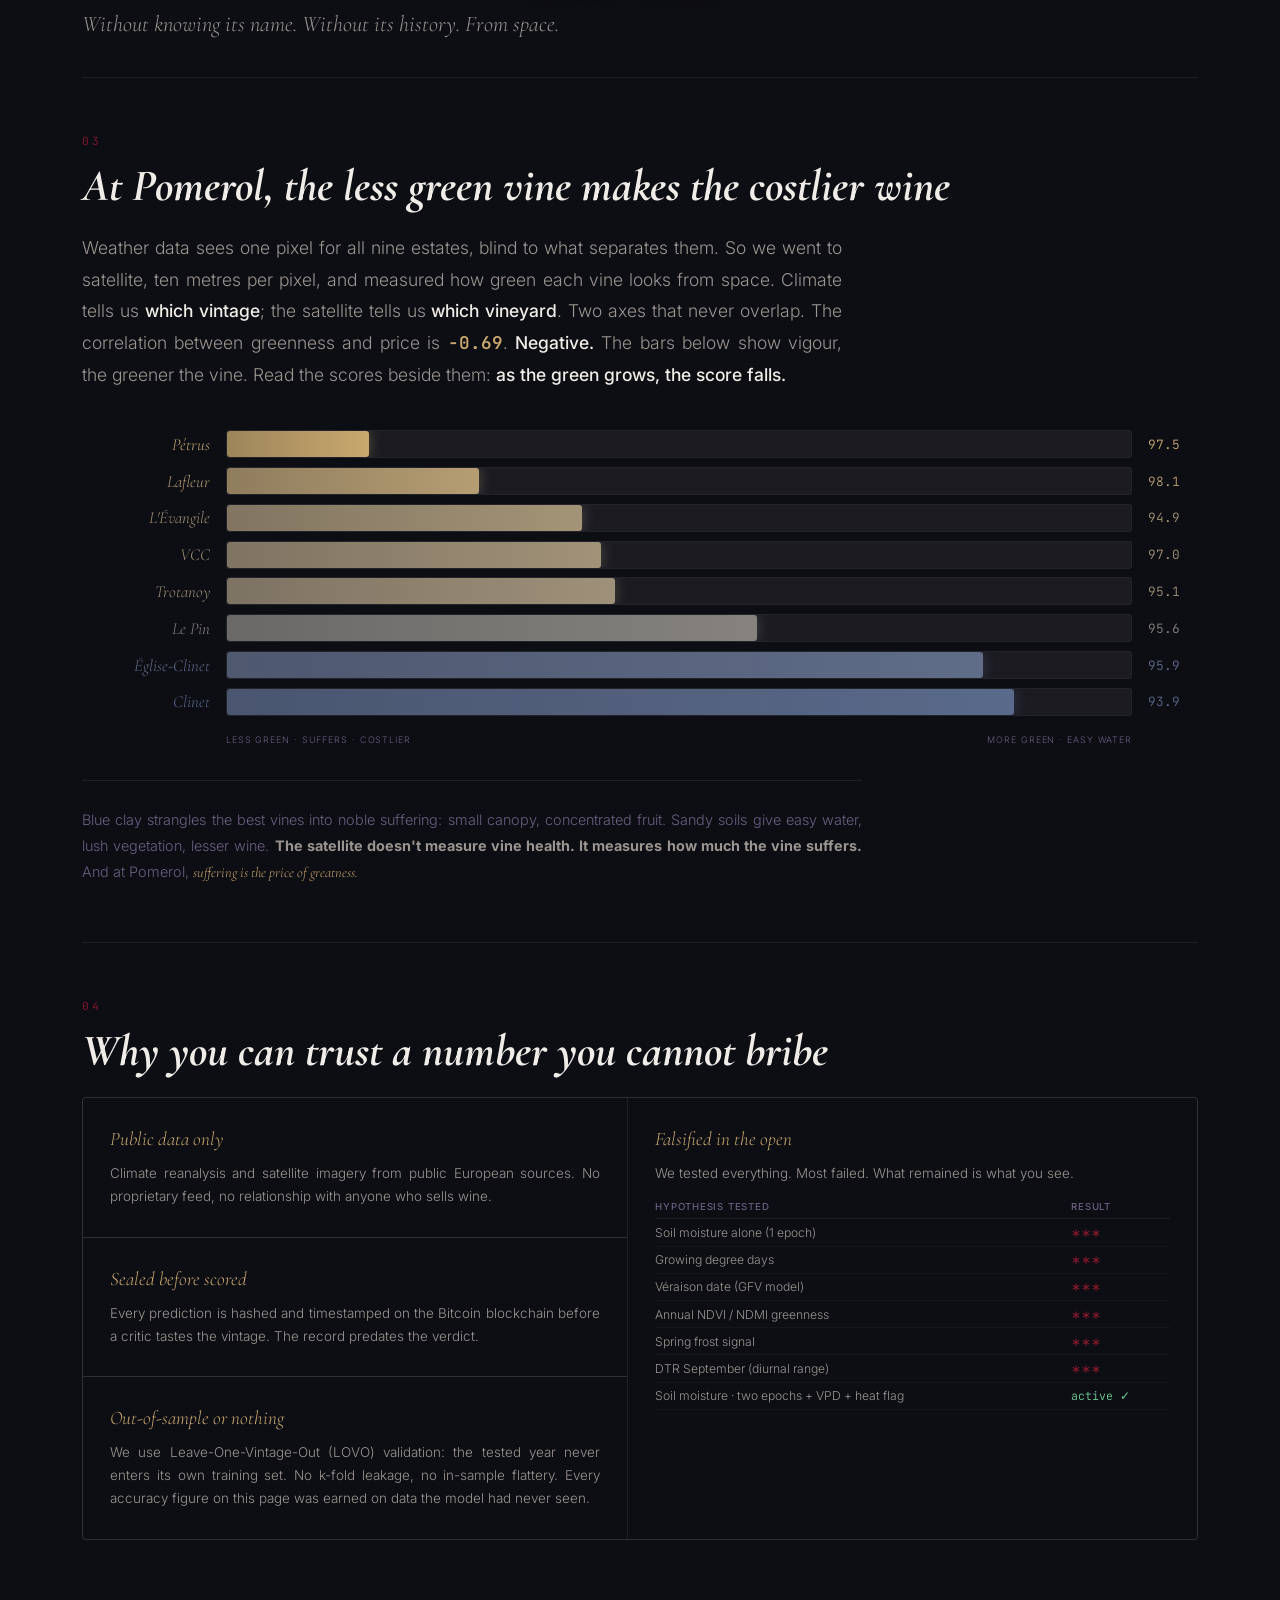
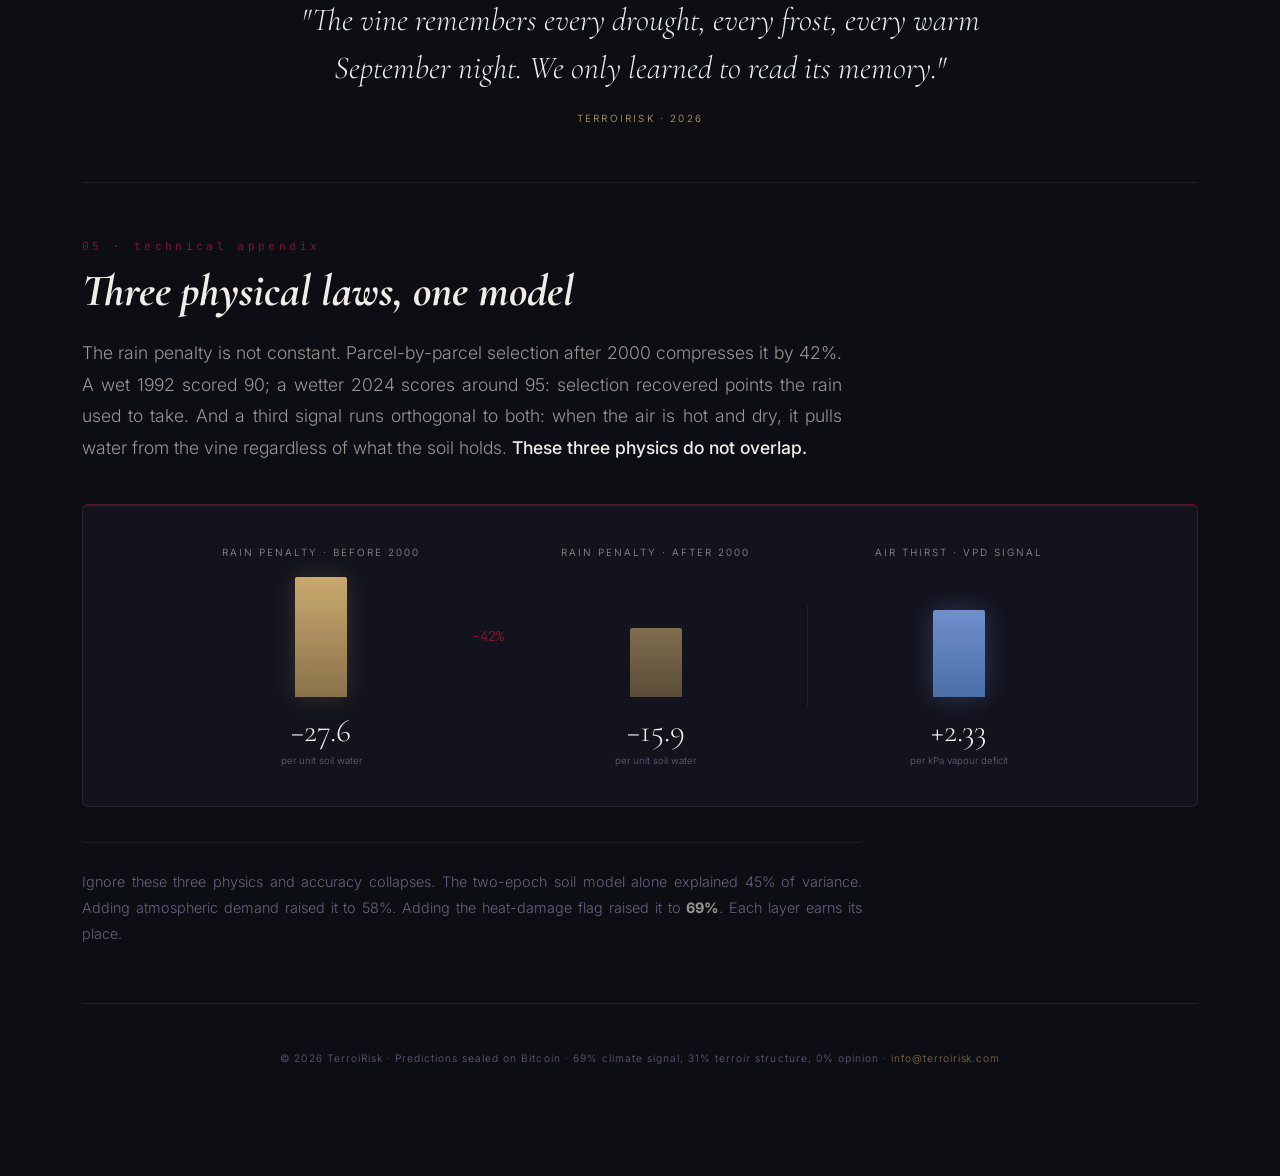
<file: Pomerol/index.html>
<!DOCTYPE html>
<!-- TerroiRisk v11-modified -->
<html lang="en">
<head>
  <meta charset="UTF-8">
  <meta name="viewport" content="width=device-width, initial-scale=1.0">
  <meta http-equiv="Cache-Control" content="no-cache, no-store, must-revalidate">
  <meta http-equiv="Pragma" content="no-cache">
  <meta http-equiv="Expires" content="0">
  <title>Pomerol · TerroiRisk</title>
  <link rel="preconnect" href="https://fonts.googleapis.com">
  <link href="https://fonts.googleapis.com/css2?family=Cormorant+Garamond:ital,wght@0,300;0,400;1,300;1,400&family=Inter:wght@300;400;500;600&family=JetBrains+Mono:wght@400&display=swap" rel="stylesheet">
  <style>
    *,*::before,*::after{box-sizing:border-box;margin:0;padding:0}
    :root{--noir:#0d0d14;--card:#13131e;--card2:#16161f;--gold:#C9A96E;--gold-d:#8a724a;--cream:#F0EDE8;--muted:#9A9590;--dim:#6A6080;--wine:#8B1A2E;--blue:#6f8fcd;--white:#fff;--line:rgba(255,255,255,0.07);--orange:#e07a30}
    html,body{background:var(--noir);color:var(--cream);font-family:'Inter',sans-serif;font-weight:300;min-height:100vh;overflow-x:hidden}
    body::before{content:'';position:fixed;inset:0;z-index:0;pointer-events:none;background:radial-gradient(ellipse 55% 65% at 0% 100%,rgba(139,26,46,0.22) 0%,transparent 65%),radial-gradient(ellipse 45% 45% at 100% 0%,rgba(139,26,46,0.14) 0%,transparent 65%),radial-gradient(ellipse 30% 40% at 50% 100%,rgba(201,169,110,0.05) 0%,transparent 60%)}
    .hero-sub,.sec-lede,.sec-foot,.limit p,.t-card p{text-align:justify;text-justify:inter-word}
    #cv{position:fixed;top:0;left:0;width:100vw;height:100vh;z-index:0;pointer-events:none}
    nav{position:fixed;top:0;left:0;right:0;z-index:100;height:60px;background:rgba(13,13,20,0.97);backdrop-filter:blur(14px);border-bottom:1px solid var(--line);display:flex;align-items:center;justify-content:space-between;padding:0 2rem}
    .nav-logo{font-family:'Cormorant Garamond',serif;font-weight:300;font-size:1.05rem;letter-spacing:0.2em;text-transform:uppercase;text-decoration:none;color:var(--cream)}
    .nav-logo b{color:var(--gold);font-weight:300}
    .nav-back{font-size:0.65rem;letter-spacing:0.18em;text-transform:uppercase;color:var(--muted);text-decoration:none;transition:color 0.2s}
    .nav-back:hover{color:var(--gold)}
    .page{position:relative;z-index:1;padding:80px 2rem 4rem;max-width:1180px;margin:0 auto}

    /* HERO */
    .hero{padding:2rem 0 3rem}
    .hero-eye{font-size:0.62rem;letter-spacing:0.32em;text-transform:uppercase;color:var(--gold);margin-bottom:1.2rem}
    .hero-title{font-family:'Cormorant Garamond',serif;font-style:italic;font-size:clamp(2.4rem,5.5vw,4.4rem);color:var(--cream);line-height:1.04;margin-bottom:1.6rem;letter-spacing:-0.01em}
    .hero-title em{color:var(--gold);text-shadow:0 0 40px rgba(201,169,110,0.25)}
    .hero-sub{font-size:clamp(1rem,1.7vw,1.15rem);line-height:1.75;color:var(--muted);max-width:680px}
    .hero-sub b{color:var(--cream);font-weight:500}

    /* SECTION */
    .sec{padding:3.5rem 0;border-top:1px solid var(--line)}
    .sec-num{font-family:'JetBrains Mono',monospace;font-size:0.7rem;letter-spacing:0.3em;color:var(--wine);margin-bottom:0.9rem}
    .sec-title{font-family:'Cormorant Garamond',serif;font-style:italic;font-size:clamp(1.8rem,3.6vw,2.8rem);color:var(--cream);line-height:1.1;margin-bottom:1.3rem}
    .sec-lede{font-size:clamp(0.98rem,1.5vw,1.1rem);line-height:1.8;color:var(--muted);max-width:760px;margin-bottom:2.5rem}
    .sec-lede b{color:var(--cream);font-weight:500}
    .sec-lede em{font-family:'Cormorant Garamond',serif;font-style:italic;color:var(--gold);font-size:1.08em}
    .sec-lede .rneg{color:var(--gold);font-weight:600;font-family:'JetBrains Mono',monospace}
    .sec-foot{font-size:0.9rem;line-height:1.8;color:var(--dim);max-width:780px;margin-top:2.2rem;padding-top:1.6rem;border-top:1px solid var(--line)}
    .sec-foot b{color:var(--muted)}
    .sec-foot em{font-family:'Cormorant Garamond',serif;color:var(--gold);font-style:italic}

    /* CHART CARD */
    .selector{display:flex;gap:0.5rem;flex-wrap:wrap;margin-bottom:1.5rem}
    .sel-btn{font-family:'Cormorant Garamond',serif;font-style:italic;font-size:0.82rem;color:var(--muted);background:transparent;border:1px solid var(--line);border-radius:3px;padding:0.4rem 0.8rem;cursor:pointer;transition:all 0.2s;white-space:nowrap}
    .sel-btn:hover{color:var(--cream);border-color:rgba(201,169,110,0.3)}
    .sel-btn.active{color:var(--noir);background:var(--gold);border-color:var(--gold)}
    .sel-btn.soon{opacity:0.35;cursor:not-allowed}
    .card{background:var(--card);border:1px solid var(--line);border-top:2px solid rgba(139,26,46,0.5);border-radius:6px;overflow:hidden}
    .card-top{display:grid;grid-template-columns:200px 1fr;min-height:340px}
    .bottle-box{background:var(--card2);border-right:1px solid var(--line);display:flex;flex-direction:column;align-items:center;justify-content:center;padding:2rem 1.2rem;gap:1rem}
    .bottle-placeholder{width:100%;display:flex;align-items:center;justify-content:center;padding:1rem 0}
    .bottle-placeholder span{font-size:0.5rem;letter-spacing:0.15em;text-transform:uppercase;color:var(--dim);writing-mode:vertical-rl;transform:rotate(180deg)}
    .bottle-name{font-family:'Cormorant Garamond',serif;font-style:italic;font-size:1.4rem;color:var(--cream);text-align:center}
    .bottle-sub{font-size:0.55rem;letter-spacing:0.15em;text-transform:uppercase;color:var(--dim);text-align:center}
    .chart-area{padding:1.6rem 2rem 0.8rem;display:flex;flex-direction:column}
    .chart-header{display:flex;align-items:flex-start;justify-content:space-between;margin-bottom:1.2rem;flex-wrap:wrap;gap:1rem}
    .chart-title{font-size:0.62rem;letter-spacing:0.2em;text-transform:uppercase;color:var(--muted)}
    .chart-pred{text-align:right}
    .pred-num{font-family:'Cormorant Garamond',serif;font-size:2.8rem;color:var(--white);line-height:1;text-shadow:0 0 30px rgba(111,143,205,0.5)}
    .pred-label{font-size:0.58rem;letter-spacing:0.15em;text-transform:uppercase;color:var(--dim);margin-top:0.3rem}
    .pred-band{font-size:0.64rem;color:var(--blue);margin-top:0.2rem}
    .seal-verify{display:inline-flex;flex-direction:column;align-items:flex-start;gap:0.3rem;margin-top:0.9rem;text-decoration:none;transition:opacity 0.2s;padding:0.8rem 1.1rem;background:rgba(201,169,110,0.06);border:1px solid rgba(201,169,110,0.2);border-radius:4px}
    .seal-verify:hover{opacity:0.8;background:rgba(201,169,110,0.1)}
    .seal-hash{font-family:'JetBrains Mono',monospace;font-size:0.85rem;letter-spacing:0.06em;color:var(--gold)}
    .seal-go{font-size:0.62rem;letter-spacing:0.15em;text-transform:uppercase;color:var(--muted)}
    .chart-wrap{flex:1;position:relative;min-height:220px}
    canvas.chart{width:100%;height:100%;display:block;min-height:220px}
    .chart-legend{display:flex;gap:1.6rem;padding:0.7rem 0 0.2rem;flex-wrap:wrap}
    .leg{display:flex;align-items:center;gap:0.5rem;font-size:0.58rem;letter-spacing:0.1em;text-transform:uppercase;color:var(--muted)}
    .leg-line{width:20px;height:0;border-top-width:2px;border-top-style:solid}
    .stats-row{display:grid;grid-template-columns:repeat(4,1fr);border-top:1px solid var(--line)}
    .stat{padding:1.3rem 1.6rem;border-right:1px solid var(--line)}
    .stat:last-child{border-right:none}
    .stat-label{font-size:0.56rem;letter-spacing:0.14em;text-transform:uppercase;color:var(--dim);margin-bottom:0.5rem}
    .stat-value{font-family:'Cormorant Garamond',serif;font-size:1.8rem;color:var(--cream);line-height:1}
    .stat-value.good{color:#6fcf97}.stat-value.warn{color:var(--white);text-shadow:0 0 20px rgba(111,143,205,0.4)}
    .stat-sub{font-size:0.63rem;color:var(--muted);margin-top:0.3rem}

    /* ANOMALY BADGE */
    .anomaly-note{display:flex;align-items:flex-start;gap:0.8rem;margin-top:1.4rem;padding:1rem 1.2rem;background:rgba(224,122,48,0.06);border:1px solid rgba(224,122,48,0.2);border-radius:4px;font-size:0.8rem;line-height:1.6;color:var(--muted)}
    .anomaly-dot{width:8px;height:8px;border-radius:50%;background:var(--orange);flex-shrink:0;margin-top:0.4rem}
    .anomaly-note b{color:var(--cream)}

    /* LIMITS */
    .limits{display:grid;grid-template-columns:1fr 1fr;gap:1.5rem;margin-top:2.5rem}
    .limit{background:rgba(255,255,255,0.02);border:1px solid var(--line);border-left:2px solid var(--gold-d);border-radius:4px;padding:1.5rem 1.7rem}
    .limit-k{font-family:'Cormorant Garamond',serif;font-style:italic;font-size:1.2rem;color:var(--gold);margin-bottom:0.7rem}
    .limit p{font-size:0.85rem;line-height:1.7;color:var(--muted)}
    .limit p b{color:var(--cream);font-weight:500}

    /* VIGOUR BARS */
    .vig{display:flex;flex-direction:column;gap:0.55rem;margin-top:0.5rem}
    .vrow{display:grid;grid-template-columns:128px 1fr 50px;align-items:center;gap:1rem}
    .vname{font-family:'Cormorant Garamond',serif;font-style:italic;font-size:1.05rem;text-align:right;white-space:nowrap}
    .vtrack{position:relative;height:28px;background:rgba(255,255,255,0.06);border:1px solid rgba(255,255,255,0.04);border-radius:3px;overflow:hidden}
    .vbar{position:absolute;left:0;top:0;bottom:0;border-radius:3px;width:0;transition:width 1s cubic-bezier(.2,.8,.2,1)}
    .vscore{font-family:'JetBrains Mono',monospace;font-size:0.8rem;text-align:left}
    .vaxis{display:grid;grid-template-columns:128px 1fr 50px;gap:1rem;margin-top:0.6rem}
    .vaxis .vlab{grid-column:2;display:flex;justify-content:space-between;font-size:0.56rem;letter-spacing:0.1em;text-transform:uppercase;color:var(--dim)}

    /* TRUST */
    .trust{display:grid;grid-template-columns:1.1fr 1.15fr;gap:1px;background:var(--line);border:1px solid var(--line);border-radius:4px;overflow:hidden;margin-top:0.5rem;align-items:stretch}
    .trust-left{display:flex;flex-direction:column;gap:1px;background:var(--line)}
    .trust-left .t-card{flex:1}
    .t-card{background:var(--noir);padding:1.8rem 1.7rem}
    .t-k{font-family:'Cormorant Garamond',serif;font-style:italic;font-size:1.2rem;color:var(--gold);margin-bottom:0.7rem}
    .t-card p{font-size:0.84rem;line-height:1.7;color:var(--muted)}
    .falsified{width:100%;margin-top:1rem;border-collapse:collapse;font-size:0.76rem}
    .falsified th{text-align:left;font-weight:500;color:var(--dim);letter-spacing:0.08em;text-transform:uppercase;font-size:0.6rem;padding-bottom:0.4rem;border-bottom:1px solid var(--line)}
    .falsified td{padding:0.35rem 0;color:var(--muted);border-bottom:1px solid rgba(255,255,255,0.03)}
    .falsified td:last-child{color:var(--wine);font-family:'JetBrains Mono',monospace;font-size:0.72rem}
    .falsified tr.validated td:last-child{color:#6fcf97}
    blockquote{font-family:'Cormorant Garamond',serif;font-style:italic;font-size:clamp(1.4rem,2.8vw,2rem);line-height:1.5;color:var(--cream);text-align:center;max-width:680px;margin:3.5rem auto 0}
    blockquote cite{display:block;font-style:normal;font-family:'Inter',sans-serif;font-size:0.62rem;letter-spacing:0.22em;text-transform:uppercase;color:var(--gold);margin-top:1.2rem}

    .claim-break{padding:4rem 0 3rem;border-top:1px solid rgba(139,26,46,0.3)}
    .claim-eye{font-size:0.62rem;letter-spacing:0.32em;text-transform:uppercase;color:var(--wine);margin-bottom:1.4rem}
    .claim-title{font-family:'Cormorant Garamond',serif;font-style:italic;font-size:clamp(1.8rem,3.6vw,2.8rem);color:var(--cream);line-height:1.1;letter-spacing:-0.01em;margin-bottom:1.4rem;max-width:100%;word-break:break-word}
    .claim-title em{color:var(--gold);text-shadow:0 0 50px rgba(201,169,110,0.3)}
    .claim-sub{font-size:clamp(1.1rem,2vw,1.4rem);color:var(--muted);font-style:italic;font-family:'Cormorant Garamond',serif}
    @media(max-width:480px){.claim-title{font-size:2.2rem;line-height:1.1}}

    footer{position:relative;z-index:1;text-align:center;padding:3rem 2rem;border-top:1px solid var(--line);font-size:0.64rem;letter-spacing:0.1em;color:var(--dim)}

    @media(max-width:800px){.card-top{grid-template-columns:1fr}.bottle-box{flex-direction:row;min-height:auto;padding:1.2rem}.bottle-placeholder{width:46px;height:100px}.stats-row{grid-template-columns:repeat(2,1fr)}.stat:nth-child(2){border-right:none}.stat:nth-child(3){border-top:1px solid var(--line)}.limits,.trust{grid-template-columns:1fr}.vrow,.vaxis{grid-template-columns:94px 1fr 44px;gap:0.6rem}.vname{font-size:0.9rem}}
    @media(max-width:500px){.page{padding:72px 1rem 3rem}.stats-row{grid-template-columns:1fr}.stat{border-right:none;border-top:1px solid var(--line)}}
  </style>
</head>
<body>
<canvas id="cv"></canvas>
<nav>
  <a class="nav-logo" href="../index.html">Terroir<b>Risk</b></a>
  <a class="nav-back" href="../index.html">← Home</a>
</nav>

<div class="page">

  <!-- HERO -->
  <div class="hero">
    <p class="hero-eye">Pomerol · Bordeaux right bank · validated regime</p>
    <h1 class="hero-title">Three estates.<br>Two signals the soil <em>cannot fake</em>.</h1>
    <p class="hero-sub">Pomerol sits on blue clay. A wet September dilutes the wine; a dry one concentrates it. We measure <b>water stress in the soil</b> and <b>the thirst of the air above it</b>, then seal our prediction before any critic tastes the vintage. Below, our model against the critics that move the market.</p>
  </div>

  <!-- 01 THE SIGNAL + CHART -->
  <div class="sec">
    <div class="sec-num">01</div>
    <h2 class="sec-title">Two numbers from the ground and the sky</h2>
    <p class="sec-lede">For thirty-five years, soil water in September has tracked Pétrus's score better than any tasting note. In 2026 we added a second physical axis: <b>Vapour Pressure Deficit</b>, the atmospheric demand that pulls water from the vine. Soil moisture measures what the ground holds; VPD measures how hard the air pulls it away. Together they explain <b>69% of vintage variance</b>, double what soil alone could do. <b>The white line is us.</b> The dashed line is Wine-Searcher aggregate score history.</p>

    <div style="display:grid;grid-template-columns:repeat(3,1fr);gap:1.2rem;margin-top:0.3rem">

      <div style="background:linear-gradient(135deg,#1a1a24,#0d0d14);border:1px solid rgba(201,169,110,0.25);border-radius:10px;padding:1.4rem 1.4rem 0.6rem 1.4rem;position:relative;overflow:hidden">
        <div style="position:absolute;top:0;right:0;width:120px;height:120px;background:radial-gradient(circle,rgba(201,169,110,0.15),transparent 70%)"></div>
        <div style="font-size:0.78rem;letter-spacing:0.12em;text-transform:uppercase;white-space:nowrap;color:var(--gold);margin-bottom:0.2rem">Pétrus · 2025</div>
        <div style="display:inline-flex;align-items:center;gap:0.4rem;margin-bottom:0.3rem">
          <span style="font-size:0.55rem;letter-spacing:0.18em;text-transform:uppercase;color:var(--gold);background:rgba(201,169,110,0.12);border:1px solid rgba(201,169,110,0.25);border-radius:3px;padding:0.15rem 0.5rem">Prediction</span>
          <span style="font-size:0.55rem;letter-spacing:0.18em;text-transform:uppercase;color:var(--dim)">Sealed Jun 2026</span>
        </div>
        <div style="font-family:'Cormorant Garamond',serif;font-size:3.4rem;color:var(--gold);line-height:1;text-shadow:0 0 30px rgba(201,169,110,0.4)"><span id="hero-count">0.0</span></div>
        <div style="font-size:0.62rem;color:var(--dim);margin-top:0.5rem">confidence band 97.1 – 99.5</div>
        <div style="font-size:0.72rem;color:var(--dim);margin-top:0.4rem;font-style:italic;font-family:'Cormorant Garamond',serif">Official Score Expected 2028</div>
        <div style="display:flex;align-items:center;justify-content:space-between;gap:0.6rem;margin-top:1.4rem;padding-top:1.2rem;border-top:1px solid rgba(255,255,255,0.08)">
          <span style="font-family:'JetBrains Mono',monospace;font-size:0.62rem;color:var(--gold-d)">5ff008f1…c294ac</span>
          <a href="https://github.com/MezEnterprise/TerroirRisk/blob/main/Sealed/petrus_2025_prediction.ots" target="_blank" rel="noopener" style="text-decoration:none;display:flex;align-items:center;gap:0.3rem;opacity:0.6;transition:opacity 0.2s" onmouseover="this.style.opacity=1" onmouseout="this.style.opacity=0.6">
            <svg width="14" height="14" viewBox="0 0 24 24" fill="none" stroke="var(--gold)" stroke-width="1.5" stroke-linecap="round" stroke-linejoin="round"><rect x="3" y="11" width="18" height="11" rx="2" ry="2"></rect><path d="M7 11V7a5 5 0 0 1 10 0v4"></path></svg>
            <span style="font-size:0.5rem;letter-spacing:0.15em;text-transform:uppercase;color:var(--gold)">verify</span>
          </a>
        </div>
      </div>

      <div style="background:linear-gradient(135deg,#1a1a24,#0d0d14);border:1px solid rgba(255,255,255,0.08);border-radius:10px;padding:1.4rem 1.4rem 0.6rem 1.4rem;position:relative;overflow:hidden">
        <div style="position:absolute;top:0;right:0;width:120px;height:120px;background:radial-gradient(circle,rgba(139,26,46,0.15),transparent 70%)"></div>
        <div style="font-size:0.78rem;letter-spacing:0.12em;text-transform:uppercase;white-space:nowrap;color:var(--wine);margin-bottom:0.2rem">Trotanoy · 2025</div>
        <div style="display:inline-flex;align-items:center;gap:0.4rem;margin-bottom:0.3rem">
          <span style="font-size:0.55rem;letter-spacing:0.18em;text-transform:uppercase;color:var(--wine);background:rgba(139,26,46,0.12);border:1px solid rgba(139,26,46,0.25);border-radius:3px;padding:0.15rem 0.5rem">Prediction</span>
          <span style="font-size:0.55rem;letter-spacing:0.18em;text-transform:uppercase;color:var(--dim)">Sealed Jul 2026</span>
        </div>
        <div style="font-family:'Cormorant Garamond',serif;font-size:3.4rem;color:var(--wine);line-height:1"><span id="hero-count-2">0.0</span></div>
        <div style="font-size:0.62rem;color:var(--dim);margin-top:0.5rem">confidence band 94.8 – 97.2</div>
        <div style="font-size:0.72rem;color:var(--dim);margin-top:0.4rem;font-style:italic;font-family:'Cormorant Garamond',serif">Official Score Expected 2028</div>
        <div style="display:flex;align-items:center;justify-content:space-between;gap:0.6rem;margin-top:1.4rem;padding-top:1.2rem;border-top:1px solid rgba(255,255,255,0.08)">
          <span style="font-family:'JetBrains Mono',monospace;font-size:0.62rem;color:var(--wine)">⬡ 3fa8c3db…5517167</span>
          <a href="https://github.com/MezEnterprise/TerroirRisk/blob/main/Sealed/trotanoy_track_record.ots" target="_blank" rel="noopener" style="text-decoration:none;display:flex;align-items:center;gap:0.3rem;opacity:0.6;transition:opacity 0.2s" onmouseover="this.style.opacity=1" onmouseout="this.style.opacity=0.6">
            <svg width="14" height="14" viewBox="0 0 24 24" fill="none" stroke="var(--wine)" stroke-width="1.5" stroke-linecap="round" stroke-linejoin="round"><rect x="3" y="11" width="18" height="11" rx="2" ry="2"></rect><path d="M7 11V7a5 5 0 0 1 10 0v4"></path></svg>
            <span style="font-size:0.5rem;letter-spacing:0.15em;text-transform:uppercase;color:var(--wine)">verify</span>
          </a>
        </div>
      </div>

      <div style="background:linear-gradient(135deg,#1a1a24,#0d0d14);border:1px solid rgba(255,255,255,0.08);border-radius:10px;padding:1.4rem 1.4rem 0.6rem 1.4rem;position:relative;overflow:hidden">
        <div style="position:absolute;top:0;right:0;width:120px;height:120px;background:radial-gradient(circle,rgba(111,143,205,0.15),transparent 70%)"></div>
        <div style="font-size:0.78rem;letter-spacing:0.12em;text-transform:uppercase;white-space:nowrap;color:#c0c0c8;margin-bottom:0.2rem">Église-Clinet · 2025</div>
        <div style="display:inline-flex;align-items:center;gap:0.4rem;margin-bottom:0.3rem">
          <span style="font-size:0.55rem;letter-spacing:0.18em;text-transform:uppercase;color:#c0c0c8;background:rgba(192,192,200,0.08);border:1px solid rgba(192,192,200,0.2);border-radius:3px;padding:0.15rem 0.5rem">Prediction</span>
          <span style="font-size:0.55rem;letter-spacing:0.18em;text-transform:uppercase;color:var(--dim)">Sealed Jul 2026</span>
        </div>
        <div style="font-family:'Cormorant Garamond',serif;font-size:3.4rem;color:#c0c0c8;line-height:1"><span id="hero-count-3">0.0</span></div>
        <div style="font-size:0.62rem;color:var(--dim);margin-top:0.5rem">confidence band 95.5 – 97.9</div>
        <div style="font-size:0.72rem;color:var(--dim);margin-top:0.4rem;font-style:italic;font-family:'Cormorant Garamond',serif">Official Score Expected 2028</div>
        <div style="display:flex;align-items:center;justify-content:space-between;gap:0.6rem;margin-top:1.4rem;padding-top:1.2rem;border-top:1px solid rgba(255,255,255,0.08)">
          <span style="font-family:'JetBrains Mono',monospace;font-size:0.62rem;color:#c0c0c8">⬡ af24da8b…4a865d6</span>
          <a href="https://github.com/MezEnterprise/TerroirRisk/blob/main/Sealed/eglise_clinet_track_record.ots" target="_blank" rel="noopener" style="text-decoration:none;display:flex;align-items:center;gap:0.3rem;opacity:0.6;transition:opacity 0.2s" onmouseover="this.style.opacity=1" onmouseout="this.style.opacity=0.6">
            <svg width="14" height="14" viewBox="0 0 24 24" fill="none" stroke="#c0c0c8" stroke-width="1.5" stroke-linecap="round" stroke-linejoin="round"><rect x="3" y="11" width="18" height="11" rx="2" ry="2"></rect><path d="M7 11V7a5 5 0 0 1 10 0v4"></path></svg>
            <span style="font-size:0.5rem;letter-spacing:0.15em;text-transform:uppercase;color:#c0c0c8">verify</span>
          </a>
        </div>
      </div>

    </div>
    <p style="font-size:0.7rem;color:var(--dim);margin-top:1.8rem;margin-bottom:0.9rem">All three predictions are sealed and verifiable on the Bitcoin blockchain.</p>

    <div class="selector" id="selector">
      <button class="sel-btn active" data-ch="petrus">Pétrus</button>
      <button class="sel-btn" data-ch="trotanoy">Trotanoy</button>
      <button class="sel-btn" data-ch="eglise">L'Église-Clinet</button>
      <button class="sel-btn soon" disabled>Lafleur</button>
      <button class="sel-btn soon" disabled>Vieux Ch. Certan</button>
      <button class="sel-btn soon" disabled>L'Évangile</button>
      <button class="sel-btn soon" disabled>Le Pin</button>
      <button class="sel-btn soon" disabled>Clinet</button>
    </div>

    <div class="card" style="margin-top:2rem">
      <div class="card-top">
        <div class="bottle-box">
          <div class="bottle-placeholder"><img src="petrus.png" alt="Pétrus" id="b-img" style="height:160px;width:auto;object-fit:contain;display:block"></div>
          <div class="bottle-name" id="b-name">Pétrus</div>
          <div class="bottle-sub" id="b-sub">Pomerol · 100% Merlot</div>
        </div>
        <div class="chart-area">
          <div class="chart-header">
            <div class="chart-title">Wine-Searcher aggregate vs TerroiRisk model v11</div>
          </div>
          <div class="chart-wrap"><canvas class="chart" id="chart"></canvas></div>
          <div class="chart-legend">
            <div class="leg"><div class="leg-line" style="border-top-color:#6f8fcd;border-top-style:dashed"></div>Wine-Searcher</div>
            <div class="leg"><div class="leg-line" style="border-top-color:#fff;box-shadow:0 0 6px rgba(111,143,205,0.8)"></div>TerroiRisk model</div>
            <div class="leg"><div class="leg-line" style="border:none;width:18px;height:10px;background:rgba(111,143,205,0.25)"></div>2025 range</div>
            <div class="leg"><div style="width:10px;height:10px;border-radius:50%;background:#e07a30;flex-shrink:0"></div>2013 declared residual</div>
          </div>
          <div style="margin-top:1.6rem;padding-top:1.4rem;border-top:1px solid var(--line);display:grid;grid-template-columns:auto 1fr;gap:2rem;align-items:start">
            <div class="chart-pred" style="text-align:left">
              <div class="pred-num" id="p-num" style="font-size:3.2rem">98.3</div>
              <div class="pred-label">2025 · our sealed prediction</div>
              <div class="pred-band" id="p-band">range 97.1 – 99.5</div>
              <a class="seal-verify" id="seal-link" href="https://github.com/MezEnterprise/TerroirRisk/blob/main/Sealed/petrus_2025_prediction.ots" target="_blank" rel="noopener" style="align-items:flex-start">
                <span class="seal-hash" id="seal-hash" style="display:flex;align-items:center;gap:0.4rem">⬡ 5ff008f1…c294ac</span>
                <span class="seal-go">verify on Bitcoin →</span>
              </a>
            </div>
            <div id="seal-text" style="font-size:0.82rem;line-height:1.75;color:var(--dim);padding-top:0.4rem">This prediction was hashed and timestamped on the Bitcoin blockchain on <b style="color:var(--muted)" id="seal-text-date">29 June 2026</b>, months before any critic tastes the 2025 vintage. The .ots file is mathematical proof that the number existed before the verdict. You can verify it independently at <span style="color:var(--gold-d)">opentimestamps.org</span>.</div>
          </div>
        </div>
      </div>
      <div class="stats-row">
        <div class="stat"><div class="stat-label">Model error · LOVO validation</div><div class="stat-value">± 1.18 pt</div><div class="stat-sub">Two critics on the same bottle diverge 3–5 pt</div></div>
        <div class="stat"><div class="stat-label">Variance explained · out-of-sample</div><div class="stat-value">69%</div><div class="stat-sub">R² = 0.693 · LOVO pool-3 · 96 observations</div></div>
        <div class="stat"><div class="stat-label">2025 prediction · Pétrus</div><div class="stat-value" id="s-pred">98.3</div><div class="stat-sub" id="s-pred-sub">Sealed June 2026 · bottled score expected 2028</div></div>
        <div class="stat"><div class="stat-label">Physical axes</div><div class="stat-value">2</div><div class="stat-sub">Soil moisture + Vapour Pressure Deficit</div></div>
      </div>
    </div>

    <div class="anomaly-note">
      <div class="anomaly-dot"></div>
      <div><b>2013: declared structural residual.</b> A cold, damp season with no single extreme driver. The model reads every signal in the right direction individually, but the compound effect of diffuse mediocrity has no physical threshold the model can locate. The critic tastes it; the physics cannot find it. Marked in orange on the chart, documented in full in our methodology.</div>
    </div>

    <div class="anomaly-note" style="background:rgba(201,169,110,0.06);border-color:rgba(201,169,110,0.2)">
      <div class="anomaly-dot" style="background:var(--gold)"></div>
      <div><b>Flag_heat: live test, not yet confirmed.</b> The extreme-heat stress predictor is calibrated on a single historical event across 32 years of data (2003). The 2025 vintage represents the first true second real-world case of extreme heat, a live test of this specific parameter, not yet its statistical confirmation.</div>
    </div>

    <div class="anomaly-note" style="background:rgba(111,143,205,0.07);border-color:rgba(111,143,205,0.25)">
      <div class="anomaly-dot" style="background:var(--blue)"></div>
      <div><b>En primeur update, April 2026: within range on two independent critics.</b> Our sealed prediction of 98.3 sits inside both Wine Advocate's 98–100 and James Suckling's 98–100 en primeur scores for Pétrus 2025 — published months after the seal date. The .ots timestamp proves the number could not have been adjusted after the fact.</div>
    </div>

    <p class="sec-foot">Our target is the Wine-Searcher aggregate, not a single critic. We tested Wine Advocate's individual scores too, and accuracy fell by a third. <b>The critic adds a personal variance the atmosphere cannot predict. That gap is the whole point:</b> physics predicts the consensus, not the mood of one palate.</p>
  </div>

  <!-- 02 HONEST LIMITS -->
  <div class="sec">
    <div class="sec-num">02</div>
    <h2 class="sec-title">Where we are right, and where we are not</h2>
    <p class="sec-lede">A model that hides its edges is a sales pitch, not a science. Ours has two clear limits, and both are features, not bugs.</p>
    <div class="limits">
      <div class="limit">
        <div class="limit-k">We don't chase the 100s</div>
        <p>A perfect score is the critic's mood on a great day. We measure whether the vintage is <b>physically sound</b>, not whether Parker felt generous. Our line sits below the spikes on purpose: <b>we predict ripeness, not enthusiasm.</b></p>
      </div>
      <div class="limit">
        <div class="limit-k">We never miss a wet year</div>
        <p>The rain-compromised vintages, 1992, 1999, 2024, we call <b>every time</b>. We miss, by little, some average years in the damp-moderate middle. <b>The model is a detector of compromise, not an oracle of greatness.</b></p>
      </div>
    </div>
  </div>

  <!-- CLAIM BREAK — ora davanti alla sezione satellite -->
  <div class="claim-break" style="padding:3rem 0 2.5rem;border-top:1px solid rgba(139,26,46,0.3)">
    <p class="claim-eye">The second signal · satellite</p>
    <h2 class="claim-title">We score a vineyard we have <em>never seen</em> to within 1.18 points.</h2>
    <p class="claim-sub">Without knowing its name. Without its history. From space.</p>
  </div>

  <!-- 03 INVERSE VIGOUR -->
  <div class="sec">
    <div class="sec-num">03</div>
    <h2 class="sec-title">At Pomerol, the less green vine makes the costlier wine</h2>
    <p class="sec-lede">Weather data sees one pixel for all nine estates, blind to what separates them. So we went to satellite, ten metres per pixel, and measured how green each vine looks from space. Climate tells us <b>which vintage</b>; the satellite tells us <b>which vineyard</b>. Two axes that never overlap. The correlation between greenness and price is <span class="rneg">−0.69</span>. <b>Negative.</b> The bars below show vigour, the greener the vine. Read the scores beside them: <b>as the green grows, the score falls.</b></p>
    <div class="vig" id="vig"></div>
    <p class="sec-foot">Blue clay strangles the best vines into noble suffering: small canopy, concentrated fruit. Sandy soils give easy water, lush vegetation, lesser wine. <b>The satellite doesn't measure vine health. It measures how much the vine suffers.</b> And at Pomerol, <em>suffering is the price of greatness.</em></p>
  </div>

  <!-- 04 TRUST -->
  <div class="sec">
    <div class="sec-num">04</div>
    <h2 class="sec-title">Why you can trust a number you cannot bribe</h2>
    <div class="trust">
      <div class="trust-left">
        <div class="t-card"><div class="t-k">Public data only</div><p>Climate reanalysis and satellite imagery from public European sources. No proprietary feed, no relationship with anyone who sells wine.</p></div>
        <div class="t-card"><div class="t-k">Sealed before scored</div><p>Every prediction is hashed and timestamped on the Bitcoin blockchain before a critic tastes the vintage. The record predates the verdict.</p></div>
        <div class="t-card"><div class="t-k">Out-of-sample or nothing</div><p>We use Leave-One-Vintage-Out (LOVO) validation: the tested year never enters its own training set. No k-fold leakage, no in-sample flattery. Every accuracy figure on this page was earned on data the model had never seen.</p></div>
      </div>
      <div class="t-card"><div class="t-k">Falsified in the open</div><p>We tested everything. Most failed. What remained is what you see.</p>
        <table class="falsified">
          <tr><th>Hypothesis tested</th><th>Result</th></tr>
          <tr><td>Soil moisture alone (1 epoch)</td><td>∗∗∗</td></tr>
          <tr><td>Growing degree days</td><td>∗∗∗</td></tr>
          <tr><td>Véraison date (GFV model)</td><td>∗∗∗</td></tr>
          <tr><td>Annual NDVI / NDMI greenness</td><td>∗∗∗</td></tr>
          <tr><td>Spring frost signal</td><td>∗∗∗</td></tr>
          <tr><td>DTR September (diurnal range)</td><td>∗∗∗</td></tr>
          <tr class="validated"><td>Soil moisture · two epochs + VPD + heat flag</td><td>active ✓</td></tr>
        </table>
      </div>
    </div>
    <blockquote>"The vine remembers every drought, every frost, every warm September night. We only learned to read its memory."<cite>TerroiRisk · 2026</cite></blockquote>
  </div>

  <!-- 05 TECHNICAL DETAIL — three physical laws -->
  <div class="sec">
    <div class="sec-num">05 · technical appendix</div>
    <h2 class="sec-title">Three physical laws, one model</h2>
    <p class="sec-lede">The rain penalty is not constant. Parcel-by-parcel selection after 2000 compresses it by 42%. A wet 1992 scored 90; a wetter 2024 scores around 95: selection recovered points the rain used to take. And a third signal runs orthogonal to both: when the air is hot and dry, it pulls water from the vine regardless of what the soil holds. <b>These three physics do not overlap.</b></p>
    <div class="card" style="padding:2.5rem 2rem;display:flex;align-items:center;justify-content:center;gap:clamp(1rem,4vw,3.5rem);flex-wrap:wrap">
      <div style="text-align:center;flex:1;max-width:200px">
        <div style="font-size:0.62rem;letter-spacing:0.2em;text-transform:uppercase;color:var(--muted);margin-bottom:1.2rem">Rain penalty · before 2000</div>
        <div style="height:120px;display:flex;align-items:flex-end;justify-content:center"><span style="display:block;width:52px;height:100%;background:linear-gradient(180deg,var(--gold),var(--gold-d));border-radius:2px 2px 0 0;box-shadow:0 0 24px rgba(201,169,110,0.2)"></span></div>
        <div style="font-family:'Cormorant Garamond',serif;font-size:2rem;color:var(--cream);margin-top:0.9rem">−27.6</div>
        <div style="font-size:0.6rem;color:var(--dim);margin-top:0.3rem">per unit soil water</div>
      </div>
      <div style="font-family:'JetBrains Mono',monospace;font-size:0.85rem;color:var(--wine);align-self:center;padding-bottom:2.5rem">−42%</div>
      <div style="text-align:center;flex:1;max-width:200px">
        <div style="font-size:0.62rem;letter-spacing:0.2em;text-transform:uppercase;color:var(--muted);margin-bottom:1.2rem">Rain penalty · after 2000</div>
        <div style="height:120px;display:flex;align-items:flex-end;justify-content:center"><span style="display:block;width:52px;height:57.5%;background:linear-gradient(180deg,var(--gold),var(--gold-d));opacity:0.6;border-radius:2px 2px 0 0"></span></div>
        <div style="font-family:'Cormorant Garamond',serif;font-size:2rem;color:var(--cream);margin-top:0.9rem">−15.9</div>
        <div style="font-size:0.6rem;color:var(--dim);margin-top:0.3rem">per unit soil water</div>
      </div>
      <div style="width:1px;height:100px;background:var(--line);align-self:center;flex-shrink:0"></div>
      <div style="text-align:center;flex:1;max-width:200px">
        <div style="font-size:0.62rem;letter-spacing:0.2em;text-transform:uppercase;color:var(--muted);margin-bottom:1.2rem">Air thirst · VPD signal</div>
        <div style="height:120px;display:flex;align-items:flex-end;justify-content:center"><span style="display:block;width:52px;height:72%;background:linear-gradient(180deg,#6f8fcd,#4a6ea8);border-radius:2px 2px 0 0;box-shadow:0 0 24px rgba(111,143,205,0.3)"></span></div>
        <div style="font-family:'Cormorant Garamond',serif;font-size:2rem;color:var(--cream);margin-top:0.9rem">+2.33</div>
        <div style="font-size:0.6rem;color:var(--dim);margin-top:0.3rem">per kPa vapour deficit</div>
      </div>
    </div>
    <p class="sec-foot">Ignore these three physics and accuracy collapses. The two-epoch soil model alone explained 45% of variance. Adding atmospheric demand raised it to 58%. Adding the heat-damage flag raised it to <b>69%</b>. Each layer earns its place.</p>
  </div>

  

<footer>© 2026 TerroiRisk · Predictions sealed on Bitcoin · 69% climate signal, 31% terroir structure, 0% opinion · <a href="mailto:info@terroirisk.com" style="color:var(--gold-d);text-decoration:none;letter-spacing:0.08em">info@terroirisk.com</a></footer>

<script src="../app.js?v=13"></script>
<script>
(function(){
  // LOVO predictions v11 (SM 2-epoch + VPD_p90 + flag_heat)
  var DATA={
    petrus:{
      ws_y:[1988,1989,1990,1992,1993,1994,1995,1996,1997,1998,1999,2000,2001,2003,2004,2005,2006,2007,2009,2010,2011,2013,2014,2015,2016,2017,2018,2019,2020,2021,2022,2023],
      ws_s:[92,97,97,90,91,92,95,92,92,97,93,97,95,94,94,97,94,93,98,97,94,93,95,97,98,96,97,97,97,96,98,97],
      mod_y:[1988,1989,1990,1992,1993,1994,1995,1996,1997,1998,1999,2000,2001,2003,2004,2005,2006,2007,2009,2010,2011,2013,2014,2015,2016,2017,2018,2019,2020,2021,2022,2023],
      mod_s:[93.2,94.3,96.4,90.2,91.6,91.6,93.0,92.7,93.4,94.3,91.9,95.2,95.2,93.4,95.5,96.9,95.0,94.8,97.4,96.3,96.6,96.9,95.2,95.1,98.4,95.4,97.7,96.5,97.0,94.7,99.3,96.7],
      anomaly_y:[2013],
      pred:98.3,bandLo:97.1,bandHi:99.5,sealDate:"June 2026",sealDateFull:"29 June 2026",otsUrl:"https://github.com/MezEnterprise/TerroirRisk/blob/main/Sealed/petrus_2025_prediction.ots",hash:"5ff008f1…c294ac",
      name:"Pétrus",sub:"Pomerol · 100% Merlot",img:"petrus.png"
    },
    trotanoy:{
      ws_y:[1988,1989,1990,1992,1993,1994,1995,1996,1997,1998,1999,2000,2001,2003,2004,2005,2006,2007,2009,2010,2011,2013,2014,2015,2016,2017,2018,2019,2020,2021,2022,2023],
      ws_s:[90,91,93,85,90,89,93,90,89,95,89,94,92,91,92,95,94,92,96,95,92,91,94,96,96,95,96,95,94,93,97,95],
      mod_y:[1988,1989,1990,1992,1993,1994,1995,1996,1997,1998,1999,2000,2001,2003,2004,2005,2006,2007,2009,2010,2011,2013,2014,2015,2016,2017,2018,2019,2020,2021,2022,2023],
      mod_s:[90.9,92.3,94.3,88.2,89.2,89.3,90.7,90.4,91.2,92.0,89.7,93.0,93.0,91.5,93.2,94.7,92.6,92.4,95.1,94.0,94.3,94.6,92.8,92.8,96.1,93.1,95.3,94.3,94.8,92.5,96.9,94.5],
      anomaly_y:[2013],
      pred:96.0,bandLo:94.8,bandHi:97.2,sealDate:"July 2026",sealDateFull:"early July 2026",otsUrl:"https://github.com/MezEnterprise/TerroirRisk/blob/main/Sealed/trotanoy_track_record.ots",hash:"3fa8c3db…5517167",
      name:"Trotanoy",sub:"Pomerol · 95% Merlot",img:"trotanoy.png"
    },
    eglise:{
      ws_y:[1988,1989,1990,1992,1993,1994,1995,1996,1997,1998,1999,2000,2001,2003,2004,2005,2006,2007,2009,2010,2011,2013,2014,2015,2016,2017,2018,2019,2020,2021,2022,2023],
      ws_s:[90,93,93,87,90,89,93,92,91,95,91,96,94,92,92,96,93,91,95,96,93,92,94,96,97,95,96,97,96,94,97,96],
      mod_y:[1988,1989,1990,1992,1993,1994,1995,1996,1997,1998,1999,2000,2001,2003,2004,2005,2006,2007,2009,2010,2011,2013,2014,2015,2016,2017,2018,2019,2020,2021,2022,2023],
      mod_s:[91.6,92.9,95.1,88.8,90.0,90.1,91.4,91.0,91.8,92.8,90.3,93.6,93.7,92.1,94.0,95.4,93.4,93.3,95.9,94.7,95.0,95.3,93.6,93.5,96.8,93.8,96.1,94.9,95.3,93.2,97.7,95.2],
      anomaly_y:[2013],
      pred:96.7,bandLo:95.5,bandHi:97.9,sealDate:"July 2026",sealDateFull:"early July 2026",otsUrl:"https://github.com/MezEnterprise/TerroirRisk/blob/main/Sealed/eglise_clinet_track_record.ots",hash:"af24da8b…4a865d6",
      name:"L'Église-Clinet",sub:"Pomerol · 85% Merlot",img:"eglise.png"
    }
  };

  var current='petrus';

  function draw(){
    var d=DATA[current];
    var canvas=document.getElementById('chart');
    if(!canvas||!d)return;
    var dpr=window.devicePixelRatio||1;
    var W=canvas.offsetWidth,H=canvas.offsetHeight;
    if(!W||!H)return;
    canvas.width=W*dpr;canvas.height=H*dpr;
    var ctx=canvas.getContext('2d');ctx.scale(dpr,dpr);
    var PAD={top:14,right:96,bottom:28,left:34};
    var cw=W-PAD.left-PAD.right,ch=H-PAD.top-PAD.bottom;
    var minY=1987,maxY=2026,minS=86,maxS=101;
    function xp(yr){return PAD.left+(yr-minY)/(maxY-minY)*cw}
    function yp(s){return PAD.top+(1-(s-minS)/(maxS-minS))*ch}

    // Grid
    [88,91,94,97,100].forEach(function(s){
      ctx.strokeStyle='rgba(255,255,255,0.05)';ctx.lineWidth=1;ctx.setLineDash([]);
      ctx.beginPath();ctx.moveTo(PAD.left,yp(s));ctx.lineTo(PAD.left+cw,yp(s));ctx.stroke();
      ctx.fillStyle='rgba(106,96,128,0.6)';ctx.font='9px Inter,sans-serif';ctx.textAlign='right';
      ctx.fillText(s,PAD.left-4,yp(s)+3);
    });
    ctx.fillStyle='rgba(106,96,128,0.55)';ctx.font='9px Inter,sans-serif';ctx.textAlign='center';
    [1990,1995,2000,2005,2010,2015,2020,2025].forEach(function(y){
      ctx.fillText(y,xp(y),H-PAD.bottom+12);
    });

    // Critics stop divider
    var xDiv=xp(2024.5);
    ctx.strokeStyle='rgba(255,255,255,0.1)';ctx.lineWidth=1;ctx.setLineDash([2,3]);
    ctx.beginPath();ctx.moveTo(xDiv,PAD.top);ctx.lineTo(xDiv,PAD.top+ch);ctx.stroke();
    ctx.setLineDash([]);
    ctx.fillStyle='rgba(106,96,128,0.7)';ctx.font='8px Inter,sans-serif';ctx.textAlign='left';
    ctx.fillText('CRITICS STOP',xDiv+5,PAD.top+10);

    // 2025 band
    var xb0=xp(2025)-4,xb1=xp(2026);
    var bg=ctx.createLinearGradient(xb0,0,xb1,0);
    bg.addColorStop(0,'rgba(111,143,205,0.05)');
    bg.addColorStop(0.5,'rgba(111,143,205,0.22)');
    bg.addColorStop(1,'rgba(111,143,205,0.05)');
    ctx.fillStyle=bg;ctx.fillRect(xb0,yp(d.bandHi),xb1-xb0,yp(d.bandLo)-yp(d.bandHi));
    ctx.strokeStyle='rgba(111,143,205,0.4)';ctx.lineWidth=1;ctx.setLineDash([4,3]);
    ctx.beginPath();ctx.moveTo(xb0,yp(d.bandHi));ctx.lineTo(xb1,yp(d.bandHi));ctx.stroke();
    ctx.beginPath();ctx.moveTo(xb0,yp(d.bandLo));ctx.lineTo(xb1,yp(d.bandLo));ctx.stroke();
    ctx.setLineDash([]);

    // Lines
    function line(ys,ss,color,w,dash,glow){
      ctx.beginPath();ctx.strokeStyle=color;ctx.lineWidth=w;ctx.lineJoin='round';
      if(dash)ctx.setLineDash(dash);else ctx.setLineDash([]);
      if(glow){ctx.shadowColor='rgba(111,143,205,0.8)';ctx.shadowBlur=8;}
      ys.forEach(function(y,i){i===0?ctx.moveTo(xp(y),yp(ss[i])):ctx.lineTo(xp(y),yp(ss[i]));});
      ctx.stroke();ctx.shadowBlur=0;ctx.setLineDash([]);
    }
    line(d.ws_y,d.ws_s,'rgba(111,143,205,0.6)',1.3,[5,3]);
    line(d.mod_y,d.mod_s,'#fff',2.4,null,true);

    // Anomaly dots (2013)
    if(d.anomaly_y){
      d.anomaly_y.forEach(function(ay){
        var ai=d.ws_y.indexOf(ay);
        if(ai>=0){
          var xA=xp(ay),yA=yp(d.ws_s[ai]);
          ctx.beginPath();ctx.arc(xA,yA,5,0,Math.PI*2);
          ctx.fillStyle='rgba(224,122,48,0.25)';ctx.fill();
          ctx.beginPath();ctx.arc(xA,yA,3,0,Math.PI*2);
          ctx.fillStyle='#e07a30';ctx.fill();
        }
      });
    }

    // 2025 prediction dot
    var lastMod=d.mod_s[d.mod_s.length-1];
    ctx.strokeStyle='rgba(255,255,255,0.5)';ctx.lineWidth=1.5;ctx.setLineDash([2,2]);
    ctx.beginPath();ctx.moveTo(xp(d.mod_y[d.mod_y.length-1]),yp(lastMod));
    ctx.lineTo(xp(2025.5),yp(d.pred));ctx.stroke();ctx.setLineDash([]);
    var xP=xp(2025.5),yP=yp(d.pred);
    ctx.beginPath();ctx.arc(xP,yP,8,0,Math.PI*2);ctx.fillStyle='rgba(111,143,205,0.3)';ctx.fill();
    ctx.beginPath();ctx.arc(xP,yP,4,0,Math.PI*2);ctx.fillStyle='#fff';
    ctx.shadowColor='rgba(111,143,205,1)';ctx.shadowBlur=12;ctx.fill();ctx.shadowBlur=0;
    ctx.fillStyle='#fff';ctx.font='600 12px Inter,sans-serif';ctx.textAlign='center';
    ctx.fillText(d.pred,xP,yP-14);
  }

  function updateUI(){
    var d=DATA[current];
    document.getElementById('p-num').textContent=d.pred;
    document.getElementById('p-band').textContent='range '+d.bandLo+' \u2013 '+d.bandHi;
    document.getElementById('b-name').textContent=d.name;
    document.getElementById('b-sub').textContent=d.sub;
    document.getElementById('s-pred').textContent=d.pred;
    document.getElementById('s-pred-sub').textContent='Sealed '+d.sealDate+' · bottled score expected 2028';
    document.getElementById('seal-text-date').textContent=d.sealDateFull;
    // img
    var img=document.getElementById('b-img');
    if(d.img){img.src=d.img;img.style.display='block';}
    else{img.style.display='none';}
    // seal only for petrus
    var seal=document.getElementById('seal-link');
    seal.href=d.otsUrl;
    seal.style.display='inline-flex';
    document.getElementById('seal-hash').innerHTML='⬡ '+d.hash;
  }

  document.getElementById('selector').addEventListener('click',function(e){
    var btn=e.target.closest('.sel-btn');
    if(!btn||btn.classList.contains('soon'))return;
    document.querySelectorAll('.sel-btn').forEach(function(b){b.classList.remove('active')});
    btn.classList.add('active');
    current=btn.dataset.ch;
    updateUI();draw();
  });

  // VIGOUR BARS
  var vig=[["Pétrus",97.5,0.222],["Lafleur",98.1,0.239],["VCC",97.0,0.258],["L'Évangile",94.9,0.255],["Trotanoy",95.1,0.260],["Le Pin",95.6,0.282],["Église-Clinet",95.9,0.317],["Clinet",93.9,0.322]];
  // NDRE source: MD §19.2 — L'Évangile 0.255, Trotanoy 0.260 (corrected from prior HTML inversion)
  vig.sort(function(a,b){return a[2]-b[2]});
  var vc=document.getElementById('vig');
  var nMin=0.20,nMax=0.34;
  function rgbFor(ndre){
    var t=(ndre-0.222)/(0.322-0.222);t=Math.max(0,Math.min(1,t));
    return{r:Math.round(201+(90-201)*t),g:Math.round(169+(106-169)*t),b:Math.round(110+(138-110)*t)};
  }
  vig.forEach(function(v){
    var name=v[0],wa=v[1],ndre=v[2];
    var pct=((ndre-nMin)/(nMax-nMin))*100;
    var c=rgbFor(ndre);
    var solid='rgb('+c.r+','+c.g+','+c.b+')';
    var soft='rgba('+c.r+','+c.g+','+c.b+',0.75)';
    var glow='rgba('+c.r+','+c.g+','+c.b+',0.4)';
    var row=document.createElement('div');row.className='vrow';
    row.innerHTML='<div class="vname" style="color:'+solid+'">'+name+'</div><div class="vtrack"><div class="vbar" data-w="'+pct.toFixed(1)+'" style="background:linear-gradient(90deg,'+soft+','+solid+');box-shadow:0 0 14px '+glow+'"></div></div><div class="vscore" style="color:'+solid+'">'+wa.toFixed(1)+'</div>';
    vc.appendChild(row);
  });
  var ax=document.createElement('div');ax.className='vaxis';
  ax.innerHTML='<div class="vlab"><span>less green · suffers · costlier</span><span>more green · easy water</span></div>';
  vc.appendChild(ax);
  var vigDone=false;
  function animateVig(){if(vigDone)return;vigDone=true;vc.querySelectorAll('.vbar').forEach(function(b){b.style.width=b.getAttribute('data-w')+'%'});}
  if('IntersectionObserver' in window){
    var io=new IntersectionObserver(function(es){es.forEach(function(e){if(e.isIntersecting){animateVig();io.disconnect();}});},{threshold:0.15});
    io.observe(vc);setTimeout(animateVig,1200);
    window.addEventListener('scroll',function(){var r=vc.getBoundingClientRect();if(r.top<window.innerHeight&&r.bottom>0)animateVig();},{passive:true});
  }else animateVig();

  function countUp(){
    var targets=[{id:'hero-count',v:98.3},{id:'hero-count-2',v:96.0},{id:'hero-count-3',v:96.7}];
    targets.forEach(function(t){
      var el=document.getElementById(t.id);
      if(!el)return;
      var start=null,dur=900,done=false;
      function step(ts){
        if(!start)start=ts;
        var p=Math.min((ts-start)/dur,1);
        var eased=1-Math.pow(1-p,3);
        el.textContent=(t.v*eased).toFixed(1);
        if(p<1)requestAnimationFrame(step);else el.textContent=t.v.toFixed(1);
      }
      function trigger(){if(done)return;done=true;requestAnimationFrame(step);}
      if('IntersectionObserver' in window){
        var io=new IntersectionObserver(function(es){es.forEach(function(e){if(e.isIntersecting)trigger();});},{threshold:0.4});
        io.observe(el);
      }else trigger();
    });
  }

  function init(){updateUI();setTimeout(draw,80);countUp();}
  if(document.readyState==='loading')document.addEventListener('DOMContentLoaded',init);else init();
  window.addEventListener('resize',draw);
})();
</script>
</body>
</html>
</file>
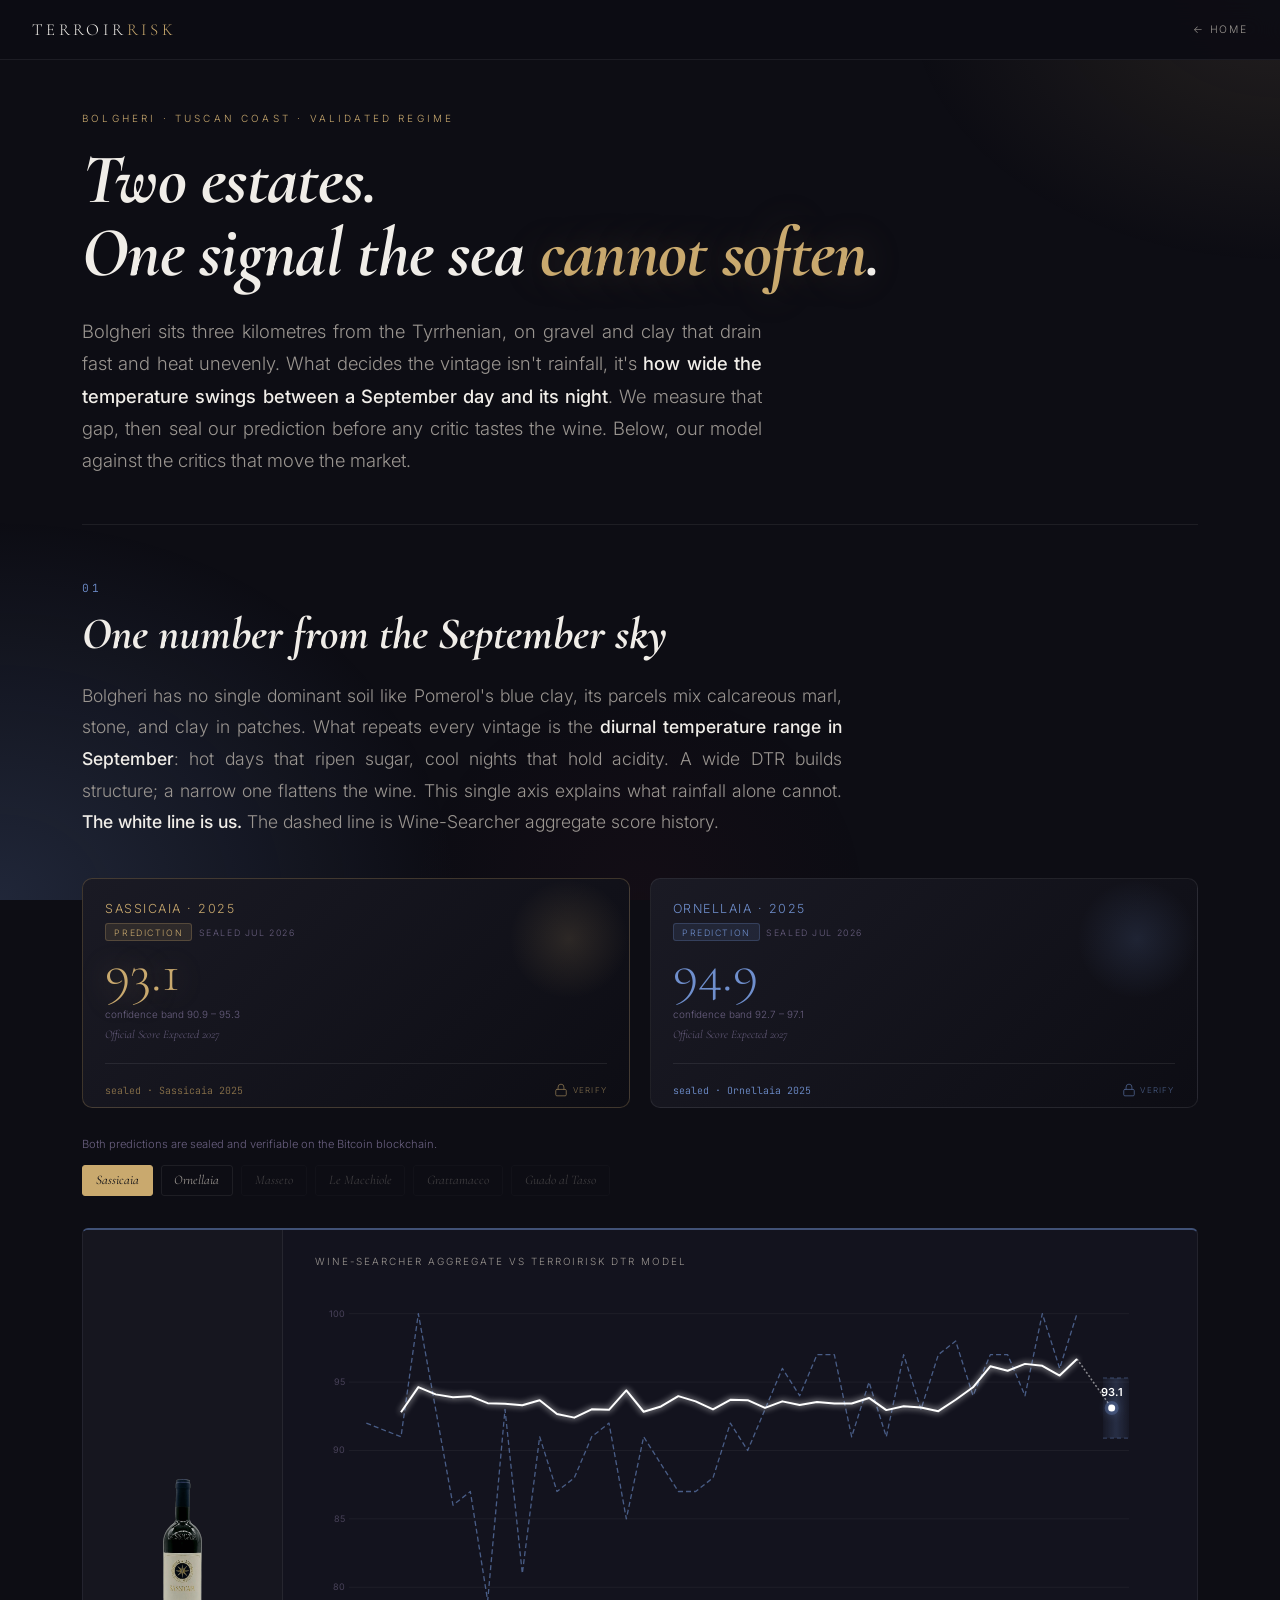
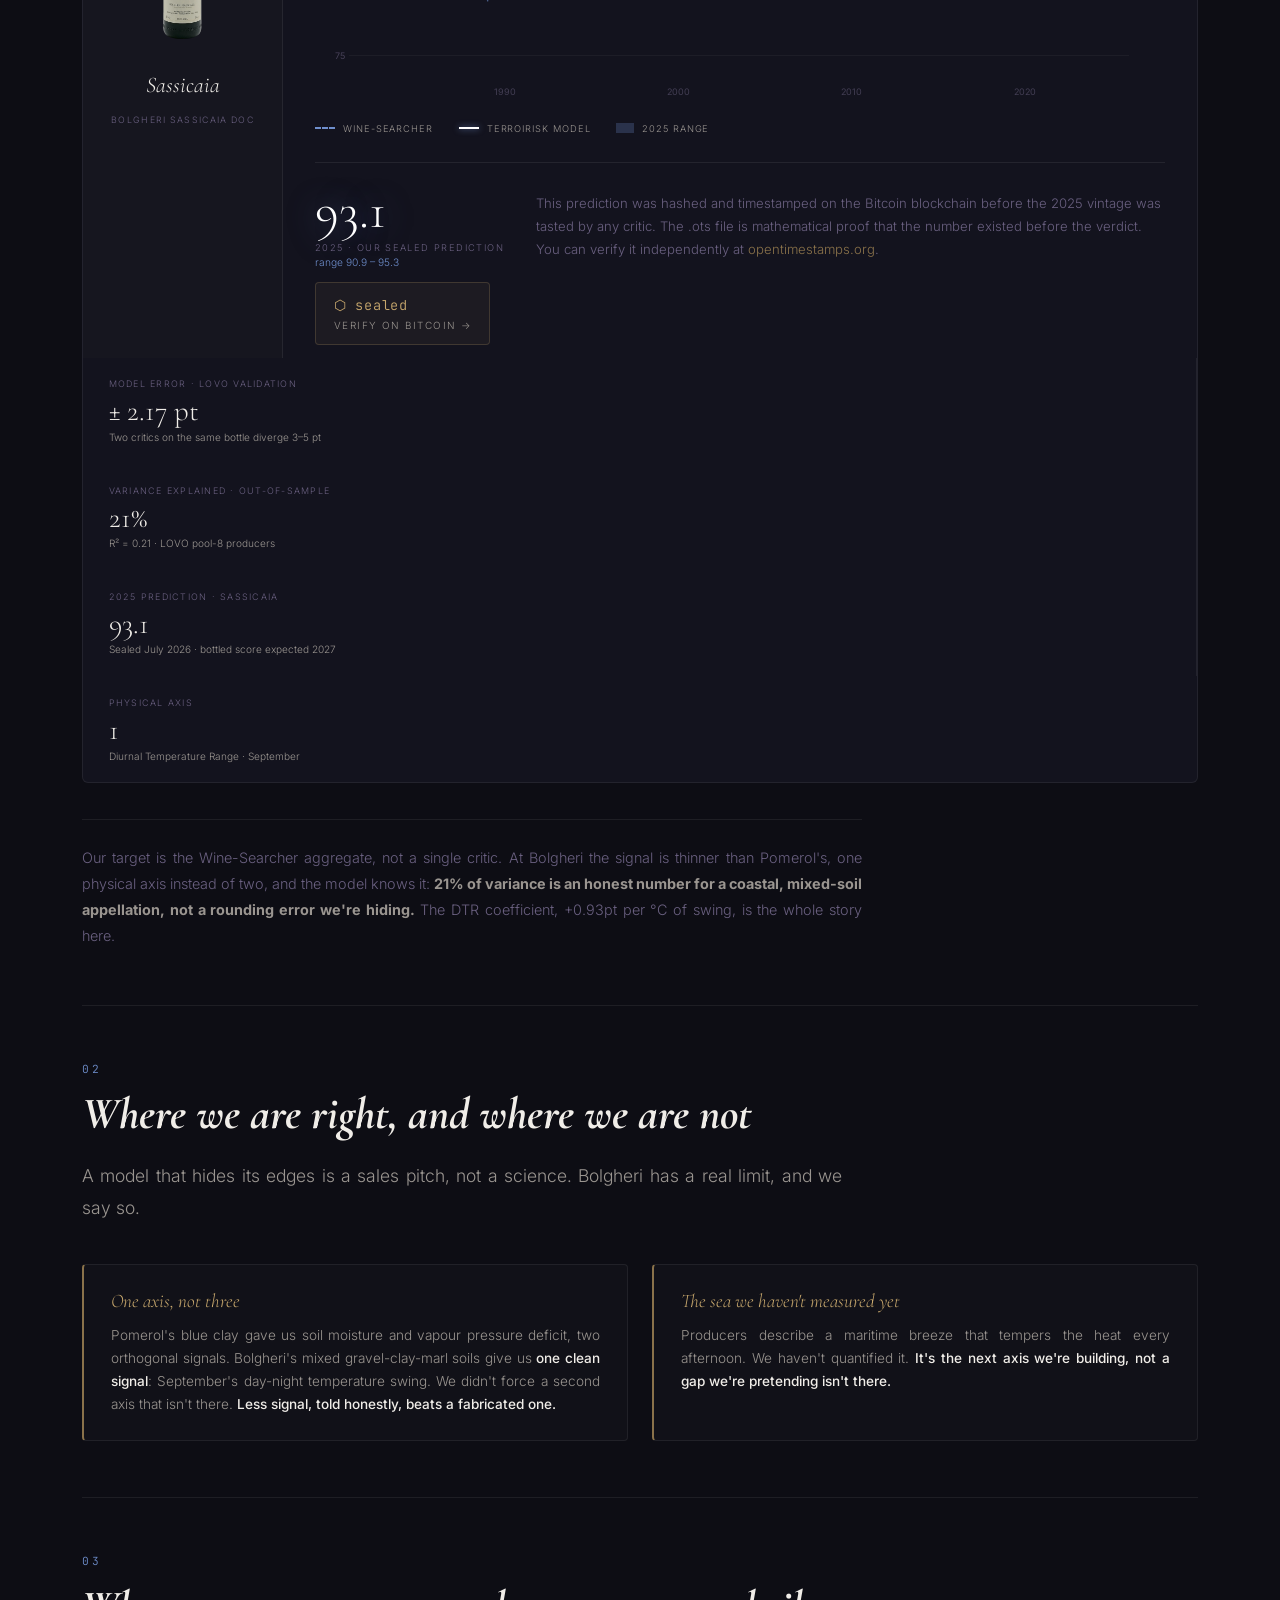
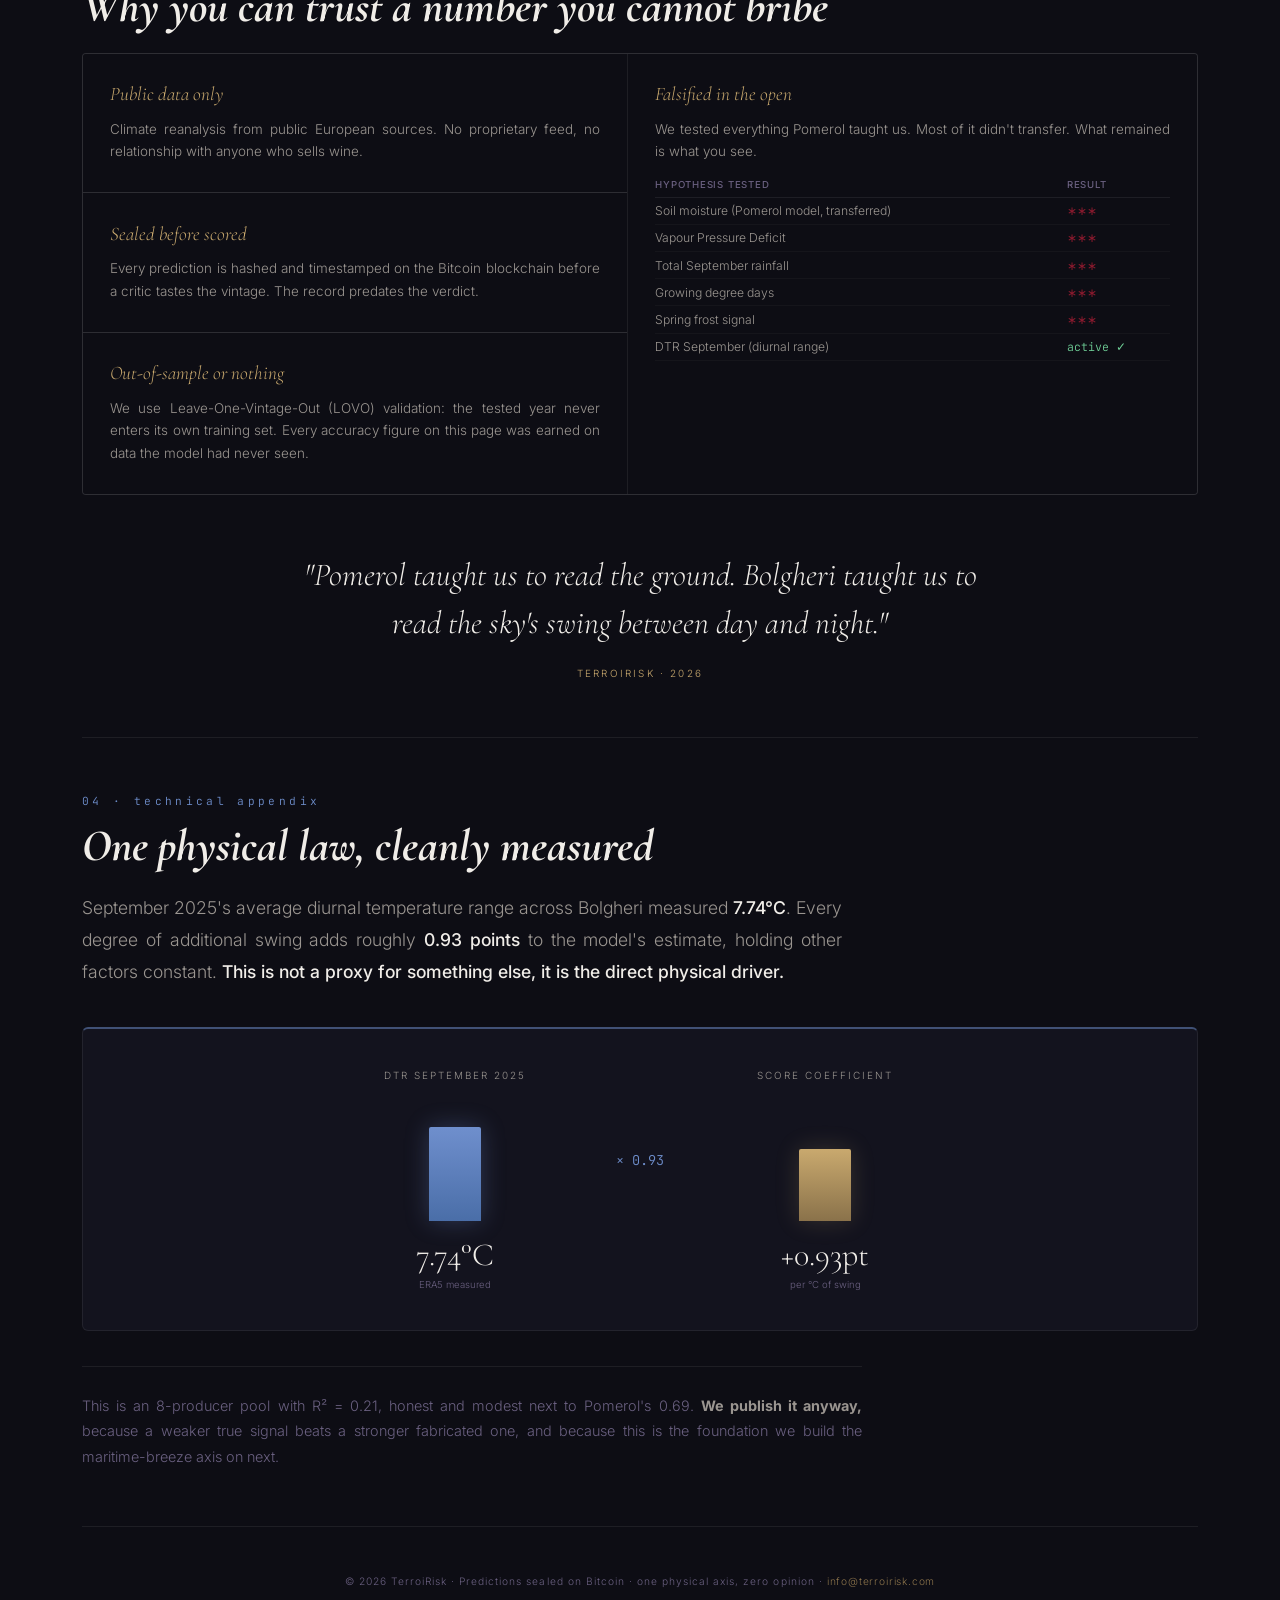
<file: Bolgheri/index(9).html>
<!DOCTYPE html>
<!-- TerroiRisk Bolgheri v1 -->
<html lang="en">
<head>
  <meta charset="UTF-8">
  <meta name="viewport" content="width=device-width, initial-scale=1.0">
  <meta http-equiv="Cache-Control" content="no-cache, no-store, must-revalidate">
  <meta http-equiv="Pragma" content="no-cache">
  <meta http-equiv="Expires" content="0">
  <title>Bolgheri · TerroiRisk</title>
  <link rel="preconnect" href="https://fonts.googleapis.com">
  <link href="https://fonts.googleapis.com/css2?family=Cormorant+Garamond:ital,wght@0,300;0,400;1,300;1,400&family=Inter:wght@300;400;500;600&family=JetBrains+Mono:wght@400&display=swap" rel="stylesheet">
  <link rel="stylesheet" href="style-bolgheri.css">
<base target="_blank">
</head>
<body>
<canvas id="cv"></canvas>
<nav>
  <a class="nav-logo" href="../index.html">Terroir<b>Risk</b></a>
  <a class="nav-back" href="../index.html">← Home</a>
</nav>

<div class="page">

  <!-- HERO -->
  <div class="hero">
    <p class="hero-eye">Bolgheri · Tuscan coast · validated regime</p>
    <h1 class="hero-title">Two estates.<br>One signal the sea <em>cannot soften</em>.</h1>
    <p class="hero-sub">Bolgheri sits three kilometres from the Tyrrhenian, on gravel and clay that drain fast and heat unevenly. What decides the vintage isn't rainfall, it's <b>how wide the temperature swings between a September day and its night</b>. We measure that gap, then seal our prediction before any critic tastes the wine. Below, our model against the critics that move the market.</p>
  </div>

  <!-- 01 THE SIGNAL + CHART -->
  <div class="sec">
    <div class="sec-num">01</div>
    <h2 class="sec-title">One number from the September sky</h2>
    <p class="sec-lede">Bolgheri has no single dominant soil like Pomerol's blue clay, its parcels mix calcareous marl, stone, and clay in patches. What repeats every vintage is the <b>diurnal temperature range in September</b>: hot days that ripen sugar, cool nights that hold acidity. A wide DTR builds structure; a narrow one flattens the wine. This single axis explains what rainfall alone cannot. <b>The white line is us.</b> The dashed line is Wine-Searcher aggregate score history.</p>

    <div style="display:grid;grid-template-columns:repeat(2,1fr);gap:1.2rem;margin-top:0.3rem">

      <div style="background:linear-gradient(135deg,#1a1a24,#0d0d14);border:1px solid rgba(201,169,110,0.25);border-radius:10px;padding:1.4rem 1.4rem 0.6rem 1.4rem;position:relative;overflow:hidden">
        <div style="position:absolute;top:0;right:0;width:120px;height:120px;background:radial-gradient(circle,rgba(201,169,110,0.15),transparent 70%)"></div>
        <div style="font-size:0.78rem;letter-spacing:0.12em;text-transform:uppercase;white-space:nowrap;color:var(--gold);margin-bottom:0.2rem">Sassicaia · 2025</div>
        <div style="display:inline-flex;align-items:center;gap:0.4rem;margin-bottom:0.3rem">
          <span style="font-size:0.55rem;letter-spacing:0.18em;text-transform:uppercase;color:var(--gold);background:rgba(201,169,110,0.12);border:1px solid rgba(201,169,110,0.25);border-radius:3px;padding:0.15rem 0.5rem">Prediction</span>
          <span style="font-size:0.55rem;letter-spacing:0.18em;text-transform:uppercase;color:var(--dim)">Sealed Jul 2026</span>
        </div>
        <div style="font-family:'Cormorant Garamond',serif;font-size:3.4rem;color:var(--gold);line-height:1;text-shadow:0 0 30px rgba(201,169,110,0.4)"><span id="hero-count">0.0</span></div>
        <div style="font-size:0.62rem;color:var(--dim);margin-top:0.5rem">confidence band 90.9 – 95.3</div>
        <div style="font-size:0.72rem;color:var(--dim);margin-top:0.4rem;font-style:italic;font-family:'Cormorant Garamond',serif">Official Score Expected 2027</div>
        <div style="display:flex;align-items:center;justify-content:space-between;gap:0.6rem;margin-top:1.4rem;padding-top:1.2rem;border-top:1px solid rgba(255,255,255,0.08)">
          <span style="font-family:'JetBrains Mono',monospace;font-size:0.62rem;color:var(--gold-d)">sealed · Sassicaia 2025</span>
          <a href="https://github.com/MezEnterprise/TerroirRisk/blob/main/Sealed/sassicaia_2025_prediction.ots" target="_blank" rel="noopener" style="text-decoration:none;display:flex;align-items:center;gap:0.3rem;opacity:0.6;transition:opacity 0.2s" onmouseover="this.style.opacity=1" onmouseout="this.style.opacity=0.6">
            <svg width="14" height="14" viewBox="0 0 24 24" fill="none" stroke="var(--gold)" stroke-width="1.5" stroke-linecap="round" stroke-linejoin="round"><rect x="3" y="11" width="18" height="11" rx="2" ry="2"></rect><path d="M7 11V7a5 5 0 0 1 10 0v4"></path></svg>
            <span style="font-size:0.5rem;letter-spacing:0.15em;text-transform:uppercase;color:var(--gold)">verify</span>
          </a>
        </div>
      </div>

      <div style="background:linear-gradient(135deg,#1a1a24,#0d0d14);border:1px solid rgba(255,255,255,0.08);border-radius:10px;padding:1.4rem 1.4rem 0.6rem 1.4rem;position:relative;overflow:hidden">
        <div style="position:absolute;top:0;right:0;width:120px;height:120px;background:radial-gradient(circle,rgba(111,143,205,0.15),transparent 70%)"></div>
        <div style="font-size:0.78rem;letter-spacing:0.12em;text-transform:uppercase;white-space:nowrap;color:var(--blue);margin-bottom:0.2rem">Ornellaia · 2025</div>
        <div style="display:inline-flex;align-items:center;gap:0.4rem;margin-bottom:0.3rem">
          <span style="font-size:0.55rem;letter-spacing:0.18em;text-transform:uppercase;color:var(--blue);background:rgba(111,143,205,0.12);border:1px solid rgba(111,143,205,0.25);border-radius:3px;padding:0.15rem 0.5rem">Prediction</span>
          <span style="font-size:0.55rem;letter-spacing:0.18em;text-transform:uppercase;color:var(--dim)">Sealed Jul 2026</span>
        </div>
        <div style="font-family:'Cormorant Garamond',serif;font-size:3.4rem;color:var(--blue);line-height:1"><span id="hero-count-2">0.0</span></div>
        <div style="font-size:0.62rem;color:var(--dim);margin-top:0.5rem">confidence band 92.7 – 97.1</div>
        <div style="font-size:0.72rem;color:var(--dim);margin-top:0.4rem;font-style:italic;font-family:'Cormorant Garamond',serif">Official Score Expected 2027</div>
        <div style="display:flex;align-items:center;justify-content:space-between;gap:0.6rem;margin-top:1.4rem;padding-top:1.2rem;border-top:1px solid rgba(255,255,255,0.08)">
          <span style="font-family:'JetBrains Mono',monospace;font-size:0.62rem;color:var(--blue)">sealed · Ornellaia 2025</span>
          <a href="https://github.com/MezEnterprise/TerroirRisk/blob/main/Sealed/ornellaia_2025_prediction.ots" target="_blank" rel="noopener" style="text-decoration:none;display:flex;align-items:center;gap:0.3rem;opacity:0.6;transition:opacity 0.2s" onmouseover="this.style.opacity=1" onmouseout="this.style.opacity=0.6">
            <svg width="14" height="14" viewBox="0 0 24 24" fill="none" stroke="var(--blue)" stroke-width="1.5" stroke-linecap="round" stroke-linejoin="round"><rect x="3" y="11" width="18" height="11" rx="2" ry="2"></rect><path d="M7 11V7a5 5 0 0 1 10 0v4"></path></svg>
            <span style="font-size:0.5rem;letter-spacing:0.15em;text-transform:uppercase;color:var(--blue)">verify</span>
          </a>
        </div>
      </div>

    </div>
    <p style="font-size:0.7rem;color:var(--dim);margin-top:1.8rem;margin-bottom:0.9rem">Both predictions are sealed and verifiable on the Bitcoin blockchain.</p>

    <div class="selector" id="selector">
      <button class="sel-btn active" data-ch="sassicaia">Sassicaia</button>
      <button class="sel-btn" data-ch="ornellaia">Ornellaia</button>
      <button class="sel-btn soon" disabled>Masseto</button>
      <button class="sel-btn soon" disabled>Le Macchiole</button>
      <button class="sel-btn soon" disabled>Grattamacco</button>
      <button class="sel-btn soon" disabled>Guado al Tasso</button>
    </div>

    <div class="card" style="margin-top:2rem">
      <div class="card-top">
        <div class="bottle-box">
          <div class="bottle-placeholder"><img src="sassicaia.png" alt="Sassicaia" id="b-img" style="height:160px;width:auto;object-fit:contain;display:block"></div>
          <div class="bottle-name" id="b-name">Sassicaia</div>
          <div class="bottle-sub" id="b-sub">Bolgheri Sassicaia DOC</div>
        </div>
        <div class="chart-area">
          <div class="chart-header">
            <div class="chart-title">Wine-Searcher aggregate vs TerroiRisk DTR model</div>
          </div>
          <div class="chart-wrap"><canvas class="chart" id="chart"></canvas></div>
          <div class="chart-legend">
            <div class="leg"><div class="leg-line" style="border-top-color:#6f8fcd;border-top-style:dashed"></div>Wine-Searcher</div>
            <div class="leg"><div class="leg-line" style="border-top-color:#fff;box-shadow:0 0 6px rgba(111,143,205,0.8)"></div>TerroiRisk model</div>
            <div class="leg"><div class="leg-line" style="border:none;width:18px;height:10px;background:rgba(111,143,205,0.25)"></div>2025 range</div>
          </div>
          <div style="margin-top:1.6rem;padding-top:1.4rem;border-top:1px solid var(--line);display:grid;grid-template-columns:auto 1fr;gap:2rem;align-items:start">
            <div class="chart-pred" style="text-align:left">
              <div class="pred-num" id="p-num" style="font-size:3.2rem">93.1</div>
              <div class="pred-label">2025 · our sealed prediction</div>
              <div class="pred-band" id="p-band">range 90.9 – 95.3</div>
              <a class="seal-verify" id="seal-link" href="https://github.com/MezEnterprise/TerroirRisk/blob/main/Sealed/sassicaia_2025_prediction.ots" target="_blank" rel="noopener" style="align-items:flex-start">
                <span class="seal-hash" id="seal-hash" style="display:flex;align-items:center;gap:0.4rem">⬡ sealed</span>
                <span class="seal-go">verify on Bitcoin →</span>
              </a>
            </div>
            <div style="font-size:0.82rem;line-height:1.75;color:var(--dim);padding-top:0.4rem">This prediction was hashed and timestamped on the Bitcoin blockchain before the 2025 vintage was tasted by any critic. The .ots file is mathematical proof that the number existed before the verdict. You can verify it independently at <span style="color:var(--gold-d)">opentimestamps.org</span>.</div>
          </div>
        </div>
      </div>
      <div class="stats-row">
        <div class="stat"><div class="stat-label">Model error · LOVO validation</div><div class="stat-value">± 2.17 pt</div><div class="stat-sub">Two critics on the same bottle diverge 3–5 pt</div></div>
        <div class="stat"><div class="stat-label">Variance explained · out-of-sample</div><div class="stat-value">21%</div><div class="stat-sub">R² = 0.21 · LOVO pool-8 producers</div></div>
        <div class="stat"><div class="stat-label">2025 prediction · Sassicaia</div><div class="stat-value" id="s-pred">93.1</div><div class="stat-sub" id="s-pred-sub">Sealed July 2026 · bottled score expected 2027</div></div>
        <div class="stat"><div class="stat-label">Physical axis</div><div class="stat-value">1</div><div class="stat-sub">Diurnal Temperature Range · September</div></div>
      </div>
    </div>

    <p class="sec-foot">Our target is the Wine-Searcher aggregate, not a single critic. At Bolgheri the signal is thinner than Pomerol's, one physical axis instead of two, and the model knows it: <b>21% of variance is an honest number for a coastal, mixed-soil appellation, not a rounding error we're hiding.</b> The DTR coefficient, +0.93pt per °C of swing, is the whole story here.</p>
  </div>

  <!-- 02 HONEST LIMITS -->
  <div class="sec">
    <div class="sec-num">02</div>
    <h2 class="sec-title">Where we are right, and where we are not</h2>
    <p class="sec-lede">A model that hides its edges is a sales pitch, not a science. Bolgheri has a real limit, and we say so.</p>
    <div class="limits">
      <div class="limit">
        <div class="limit-k">One axis, not three</div>
        <p>Pomerol's blue clay gave us soil moisture and vapour pressure deficit, two orthogonal signals. Bolgheri's mixed gravel-clay-marl soils give us <b>one clean signal</b>: September's day-night temperature swing. We didn't force a second axis that isn't there. <b>Less signal, told honestly, beats a fabricated one.</b></p>
      </div>
      <div class="limit">
        <div class="limit-k">The sea we haven't measured yet</div>
        <p>Producers describe a maritime breeze that tempers the heat every afternoon. We haven't quantified it. <b>It's the next axis we're building, not a gap we're pretending isn't there.</b></p>
      </div>
    </div>
  </div>

  <!-- 03 TRUST -->
  <div class="sec">
    <div class="sec-num">03</div>
    <h2 class="sec-title">Why you can trust a number you cannot bribe</h2>
    <div class="trust">
      <div class="trust-left">
        <div class="t-card"><div class="t-k">Public data only</div><p>Climate reanalysis from public European sources. No proprietary feed, no relationship with anyone who sells wine.</p></div>
        <div class="t-card"><div class="t-k">Sealed before scored</div><p>Every prediction is hashed and timestamped on the Bitcoin blockchain before a critic tastes the vintage. The record predates the verdict.</p></div>
        <div class="t-card"><div class="t-k">Out-of-sample or nothing</div><p>We use Leave-One-Vintage-Out (LOVO) validation: the tested year never enters its own training set. Every accuracy figure on this page was earned on data the model had never seen.</p></div>
      </div>
      <div class="t-card"><div class="t-k">Falsified in the open</div><p>We tested everything Pomerol taught us. Most of it didn't transfer. What remained is what you see.</p>
        <table class="falsified">
          <tr><th>Hypothesis tested</th><th>Result</th></tr>
          <tr><td>Soil moisture (Pomerol model, transferred)</td><td>∗∗∗</td></tr>
          <tr><td>Vapour Pressure Deficit</td><td>∗∗∗</td></tr>
          <tr><td>Total September rainfall</td><td>∗∗∗</td></tr>
          <tr><td>Growing degree days</td><td>∗∗∗</td></tr>
          <tr><td>Spring frost signal</td><td>∗∗∗</td></tr>
          <tr class="validated"><td>DTR September (diurnal range)</td><td>active ✓</td></tr>
        </table>
      </div>
    </div>
    <blockquote>"Pomerol taught us to read the ground. Bolgheri taught us to read the sky's swing between day and night."<cite>TerroiRisk · 2026</cite></blockquote>
  </div>

  <!-- 04 TECHNICAL DETAIL -->
  <div class="sec">
    <div class="sec-num">04 · technical appendix</div>
    <h2 class="sec-title">One physical law, cleanly measured</h2>
    <p class="sec-lede">September 2025's average diurnal temperature range across Bolgheri measured <b>7.74°C</b>. Every degree of additional swing adds roughly <b>0.93 points</b> to the model's estimate, holding other factors constant. <b>This is not a proxy for something else, it is the direct physical driver.</b></p>
    <div class="card" style="padding:2.5rem 2rem;display:flex;align-items:center;justify-content:center;gap:clamp(1rem,4vw,3.5rem);flex-wrap:wrap">
      <div style="text-align:center;flex:1;max-width:220px">
        <div style="font-size:0.62rem;letter-spacing:0.2em;text-transform:uppercase;color:var(--muted);margin-bottom:1.2rem">DTR September 2025</div>
        <div style="height:120px;display:flex;align-items:flex-end;justify-content:center"><span style="display:block;width:52px;height:78%;background:linear-gradient(180deg,#6f8fcd,#4a6ea8);border-radius:2px 2px 0 0;box-shadow:0 0 24px rgba(111,143,205,0.3)"></span></div>
        <div style="font-family:'Cormorant Garamond',serif;font-size:2rem;color:var(--cream);margin-top:0.9rem">7.74°C</div>
        <div style="font-size:0.6rem;color:var(--dim);margin-top:0.3rem">ERA5 measured</div>
      </div>
      <div style="font-family:'JetBrains Mono',monospace;font-size:0.85rem;color:var(--blue);align-self:center;padding-bottom:2.5rem">× 0.93</div>
      <div style="text-align:center;flex:1;max-width:220px">
        <div style="font-size:0.62rem;letter-spacing:0.2em;text-transform:uppercase;color:var(--muted);margin-bottom:1.2rem">Score coefficient</div>
        <div style="height:120px;display:flex;align-items:flex-end;justify-content:center"><span style="display:block;width:52px;height:60%;background:linear-gradient(180deg,var(--gold),var(--gold-d));border-radius:2px 2px 0 0;box-shadow:0 0 24px rgba(201,169,110,0.2)"></span></div>
        <div style="font-family:'Cormorant Garamond',serif;font-size:2rem;color:var(--cream);margin-top:0.9rem">+0.93pt</div>
        <div style="font-size:0.6rem;color:var(--dim);margin-top:0.3rem">per °C of swing</div>
      </div>
    </div>
    <p class="sec-foot">This is an 8-producer pool with R² = 0.21, honest and modest next to Pomerol's 0.69. <b>We publish it anyway,</b> because a weaker true signal beats a stronger fabricated one, and because this is the foundation we build the maritime-breeze axis on next.</p>
  </div>

  

<footer>© 2026 TerroiRisk · Predictions sealed on Bitcoin · one physical axis, zero opinion · <a href="mailto:info@terroirisk.com" style="color:var(--gold-d);text-decoration:none;letter-spacing:0.08em">info@terroirisk.com</a></footer>

<script src="app-bolgheri.js"></script>
</body>
</html>
</file>
<file: Bolgheri/style-bolgheri.css>
*,*::before,*::after{box-sizing:border-box;margin:0;padding:0}
    :root{--noir:#0d0d14;--card:#13131e;--card2:#16161f;--gold:#C9A96E;--gold-d:#8a724a;--cream:#F0EDE8;--muted:#9A9590;--dim:#6A6080;--wine:#8B1A2E;--blue:#6f8fcd;--white:#fff;--line:rgba(255,255,255,0.07);--orange:#e07a30}
    html,body{background:var(--noir);color:var(--cream);font-family:'Inter',sans-serif;font-weight:300;min-height:100vh;overflow-x:hidden}
    body::before{content:'';position:fixed;inset:0;z-index:0;pointer-events:none;background:radial-gradient(ellipse 55% 65% at 0% 100%,rgba(111,143,205,0.20) 0%,transparent 65%),radial-gradient(ellipse 45% 45% at 100% 0%,rgba(201,169,110,0.12) 0%,transparent 65%),radial-gradient(ellipse 30% 40% at 50% 100%,rgba(139,26,46,0.05) 0%,transparent 60%)}
    .hero-sub,.sec-lede,.sec-foot,.limit p,.t-card p{text-align:justify;text-justify:inter-word}
    #cv{position:fixed;top:0;left:0;width:100vw;height:100vh;z-index:0;pointer-events:none}
    nav{position:fixed;top:0;left:0;right:0;z-index:100;height:60px;background:rgba(13,13,20,0.97);backdrop-filter:blur(14px);border-bottom:1px solid var(--line);display:flex;align-items:center;justify-content:space-between;padding:0 2rem}
    .nav-logo{font-family:'Cormorant Garamond',serif;font-weight:300;font-size:1.05rem;letter-spacing:0.2em;text-transform:uppercase;text-decoration:none;color:var(--cream)}
    .nav-logo b{color:var(--gold);font-weight:300}
    .nav-back{font-size:0.65rem;letter-spacing:0.18em;text-transform:uppercase;color:var(--muted);text-decoration:none;transition:color 0.2s}
    .nav-back:hover{color:var(--gold)}
    .page{position:relative;z-index:1;padding:80px 2rem 4rem;max-width:1180px;margin:0 auto}

    /* HERO */
    .hero{padding:2rem 0 3rem}
    .hero-eye{font-size:0.62rem;letter-spacing:0.32em;text-transform:uppercase;color:var(--gold);margin-bottom:1.2rem}
    .hero-title{font-family:'Cormorant Garamond',serif;font-style:italic;font-size:clamp(2.4rem,5.5vw,4.4rem);color:var(--cream);line-height:1.04;margin-bottom:1.6rem;letter-spacing:-0.01em}
    .hero-title em{color:var(--gold);text-shadow:0 0 40px rgba(201,169,110,0.25)}
    .hero-sub{font-size:clamp(1rem,1.7vw,1.15rem);line-height:1.75;color:var(--muted);max-width:680px}
    .hero-sub b{color:var(--cream);font-weight:500}

    /* SECTION */
    .sec{padding:3.5rem 0;border-top:1px solid var(--line)}
    .sec-num{font-family:'JetBrains Mono',monospace;font-size:0.7rem;letter-spacing:0.3em;color:var(--blue);margin-bottom:0.9rem}
    .sec-title{font-family:'Cormorant Garamond',serif;font-style:italic;font-size:clamp(1.8rem,3.6vw,2.8rem);color:var(--cream);line-height:1.1;margin-bottom:1.3rem}
    .sec-lede{font-size:clamp(0.98rem,1.5vw,1.1rem);line-height:1.8;color:var(--muted);max-width:760px;margin-bottom:2.5rem}
    .sec-lede b{color:var(--cream);font-weight:500}
    .sec-lede em{font-family:'Cormorant Garamond',serif;font-style:italic;color:var(--gold);font-size:1.08em}
    .sec-lede .rneg{color:var(--gold);font-weight:600;font-family:'JetBrains Mono',monospace}
    .sec-foot{font-size:0.9rem;line-height:1.8;color:var(--dim);max-width:780px;margin-top:2.2rem;padding-top:1.6rem;border-top:1px solid var(--line)}
    .sec-foot b{color:var(--muted)}
    .sec-foot em{font-family:'Cormorant Garamond',serif;color:var(--gold);font-style:italic}

    /* CHART CARD */
    .selector{display:flex;gap:0.5rem;flex-wrap:wrap;margin-bottom:1.5rem}
    .sel-btn{font-family:'Cormorant Garamond',serif;font-style:italic;font-size:0.82rem;color:var(--muted);background:transparent;border:1px solid var(--line);border-radius:3px;padding:0.4rem 0.8rem;cursor:pointer;transition:all 0.2s;white-space:nowrap}
    .sel-btn:hover{color:var(--cream);border-color:rgba(201,169,110,0.3)}
    .sel-btn.active{color:var(--noir);background:var(--gold);border-color:var(--gold)}
    .sel-btn.soon{opacity:0.35;cursor:not-allowed}
    .card{background:var(--card);border:1px solid var(--line);border-top:2px solid rgba(111,143,205,0.5);border-radius:6px;overflow:hidden}
    .card-top{display:grid;grid-template-columns:200px 1fr;min-height:340px}
    .bottle-box{background:var(--card2);border-right:1px solid var(--line);display:flex;flex-direction:column;align-items:center;justify-content:center;padding:2rem 1.2rem;gap:1rem}
    .bottle-placeholder{width:100%;display:flex;align-items:center;justify-content:center;padding:1rem 0}
    .bottle-placeholder span{font-size:0.5rem;letter-spacing:0.15em;text-transform:uppercase;color:var(--dim);writing-mode:vertical-rl;transform:rotate(180deg)}
    .bottle-name{font-family:'Cormorant Garamond',serif;font-style:italic;font-size:1.4rem;color:var(--cream);text-align:center}
    .bottle-sub{font-size:0.55rem;letter-spacing:0.15em;text-transform:uppercase;color:var(--dim);text-align:center}
    .chart-area{padding:1.6rem 2rem 0.8rem;display:flex;flex-direction:column}
    .chart-header{display:flex;align-items:flex-start;justify-content:space-between;margin-bottom:1.2rem;flex-wrap:wrap;gap:1rem}
    .chart-title{font-size:0.62rem;letter-spacing:0.2em;text-transform:uppercase;color:var(--muted)}
    .chart-pred{text-align:right}
    .pred-num{font-family:'Cormorant Garamond',serif;font-size:2.8rem;color:var(--white);line-height:1;text-shadow:0 0 30px rgba(111,143,205,0.5)}
    .pred-label{font-size:0.58rem;letter-spacing:0.15em;text-transform:uppercase;color:var(--dim);margin-top:0.3rem}
    .pred-band{font-size:0.64rem;color:var(--blue);margin-top:0.2rem}
    .seal-verify{display:inline-flex;flex-direction:column;align-items:flex-start;gap:0.3rem;margin-top:0.9rem;text-decoration:none;transition:opacity 0.2s;padding:0.8rem 1.1rem;background:rgba(201,169,110,0.06);border:1px solid rgba(201,169,110,0.2);border-radius:4px}
    .seal-verify:hover{opacity:0.8;background:rgba(201,169,110,0.1)}
    .seal-hash{font-family:'JetBrains Mono',monospace;font-size:0.85rem;letter-spacing:0.06em;color:var(--gold)}
    .seal-go{font-size:0.62rem;letter-spacing:0.15em;text-transform:uppercase;color:var(--muted)}
    .chart-wrap{flex:1;position:relative;min-height:220px}
    canvas.chart{width:100%;height:100%;display:block;min-height:220px}
    .chart-legend{display:flex;gap:1.6rem;padding:0.7rem 0 0.2rem;flex-wrap:wrap}
    .leg{display:flex;align-items:center;gap:0.5rem;font-size:0.58rem;letter-spacing:0.1em;text-transform:uppercase;color:var(--muted)}
    .leg-line{width:20px;height:0;border-top-width:2px;border-top-style:solid}
    .stat{padding:1.3rem 1.6rem;border-right:1px solid var(--line)}
    .stat:last-child{border-right:none}
    .stat-label{font-size:0.56rem;letter-spacing:0.14em;text-transform:uppercase;color:var(--dim);margin-bottom:0.5rem}
    .stat-value{font-family:'Cormorant Garamond',serif;font-size:1.8rem;color:var(--cream);line-height:1}
    .stat-value.good{color:#6fcf97}.stat-value.warn{color:var(--white);text-shadow:0 0 20px rgba(111,143,205,0.4)}
    .stat-sub{font-size:0.63rem;color:var(--muted);margin-top:0.3rem}

    /* LIMITS */
    .limits{display:grid;grid-template-columns:1fr 1fr;gap:1.5rem;margin-top:2.5rem}
    .limit{background:rgba(255,255,255,0.02);border:1px solid var(--line);border-left:2px solid var(--gold-d);border-radius:4px;padding:1.5rem 1.7rem}
    .limit-k{font-family:'Cormorant Garamond',serif;font-style:italic;font-size:1.2rem;color:var(--gold);margin-bottom:0.7rem}
    .limit p{font-size:0.85rem;line-height:1.7;color:var(--muted)}
    .limit p b{color:var(--cream);font-weight:500}

    /* TRUST */
    .trust{display:grid;grid-template-columns:1.1fr 1.15fr;gap:1px;background:var(--line);border:1px solid var(--line);border-radius:4px;overflow:hidden;margin-top:0.5rem;align-items:stretch}
    .trust-left{display:flex;flex-direction:column;gap:1px;background:var(--line)}
    .trust-left .t-card{flex:1}
    .t-card{background:var(--noir);padding:1.8rem 1.7rem}
    .t-k{font-family:'Cormorant Garamond',serif;font-style:italic;font-size:1.2rem;color:var(--gold);margin-bottom:0.7rem}
    .t-card p{font-size:0.84rem;line-height:1.7;color:var(--muted)}
    .falsified{width:100%;margin-top:1rem;border-collapse:collapse;font-size:0.76rem}
    .falsified th{text-align:left;font-weight:500;color:var(--dim);letter-spacing:0.08em;text-transform:uppercase;font-size:0.6rem;padding-bottom:0.4rem;border-bottom:1px solid var(--line)}
    .falsified td{padding:0.35rem 0;color:var(--muted);border-bottom:1px solid rgba(255,255,255,0.03)}
    .falsified td:last-child{color:var(--wine);font-family:'JetBrains Mono',monospace;font-size:0.72rem}
    .falsified tr.validated td:last-child{color:#6fcf97}
    blockquote{font-family:'Cormorant Garamond',serif;font-style:italic;font-size:clamp(1.4rem,2.8vw,2rem);line-height:1.5;color:var(--cream);text-align:center;max-width:680px;margin:3.5rem auto 0}
    blockquote cite{display:block;font-style:normal;font-family:'Inter',sans-serif;font-size:0.62rem;letter-spacing:0.22em;text-transform:uppercase;color:var(--gold);margin-top:1.2rem}

    .claim-break{padding:4rem 0 3rem;border-top:1px solid rgba(111,143,205,0.3)}
    .claim-eye{font-size:0.62rem;letter-spacing:0.32em;text-transform:uppercase;color:var(--blue);margin-bottom:1.4rem}
    .claim-title{font-family:'Cormorant Garamond',serif;font-style:italic;font-size:clamp(1.8rem,3.6vw,2.8rem);color:var(--cream);line-height:1.1;letter-spacing:-0.01em;margin-bottom:1.4rem;max-width:100%;word-break:break-word}
    .claim-title em{color:var(--gold);text-shadow:0 0 50px rgba(201,169,110,0.3)}
    .claim-sub{font-size:clamp(1.1rem,2vw,1.4rem);color:var(--muted);font-style:italic;font-family:'Cormorant Garamond',serif}
    @media(max-width:480px){.claim-title{font-size:2.2rem;line-height:1.1}}

    footer{position:relative;z-index:1;text-align:center;padding:3rem 2rem;border-top:1px solid var(--line);font-size:0.64rem;letter-spacing:0.1em;color:var(--dim)}

    @media(max-width:800px){.card-top{grid-template-columns:1fr}.bottle-box{flex-direction:row;min-height:auto;padding:1.2rem}.bottle-placeholder{width:46px;height:100px}.stats-row{grid-template-columns:repeat(2,1fr)}.stat:nth-child(2){border-right:none}.stat:nth-child(3){border-top:1px solid var(--line)}.limits,.trust{grid-template-columns:1fr}}
    @media(max-width:500px){.page{padding:72px 1rem 3rem}.stats-row{grid-template-columns:1fr}.stat{border-right:none;border-top:1px solid var(--line)}}
</file>
